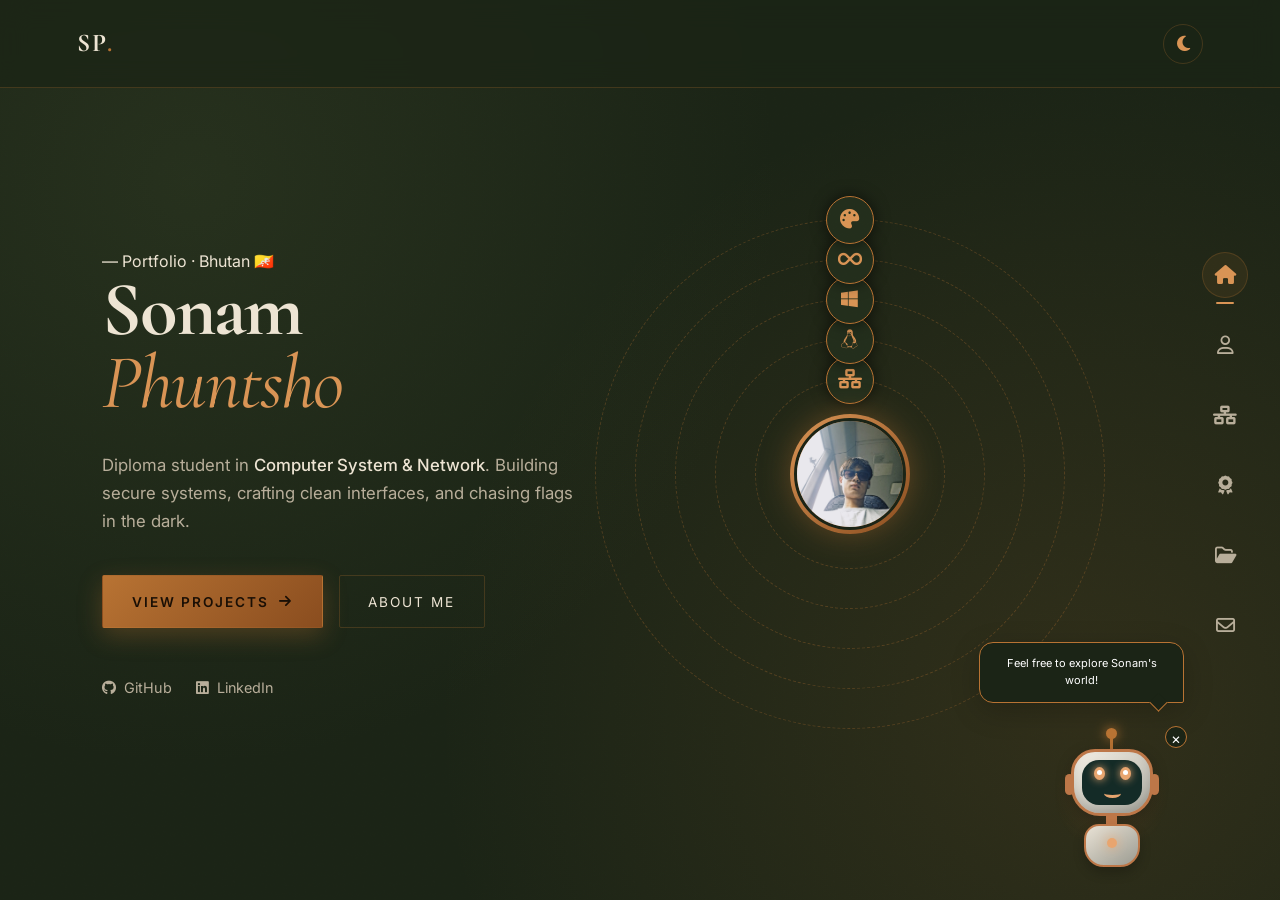
<file: index.html>
<!DOCTYPE html>
<html lang="en">

<head>
    <meta charset="UTF-8" />
    <meta name="viewport" content="width=device-width, initial-scale=1.0" />

    <title>Sonam Phuntsho — Portfolio</title>

    <meta name="description" content="The personal portfolio of Sonam Phuntsho, a Computer System and Network student interested in networking, system administration, and web development." />
    <meta name="author" content="Sonam Phuntsho" />
    <meta name="theme-color" content="#1b2416" />

    <!-- Load saved theme before rendering -->
    <script>
        (function () {
            try {
                if (localStorage.getItem("theme") === "dark") {
                    document.documentElement.classList.add("dark-mode");
                }
            } catch (error) {}
        })();
    </script>

    <!-- Google Fonts -->
    <link
        href="https://fonts.googleapis.com/css2?family=Cormorant+Garamond:ital,wght@0,400;0,600;0,700;1,400&family=Inter:wght@300;400;500;600&display=swap"
        rel="stylesheet"
    />

    <!-- Font Awesome -->
    <link
        href="https://cdnjs.cloudflare.com/ajax/libs/font-awesome/6.4.0/css/all.min.css"
        rel="stylesheet"
    />

    <!-- Main Stylesheet -->
    <link rel="stylesheet" href="style.css" />
</head>

<body data-page="home">

    <!-- Apply theme to body before visible content -->
    <script>
        if (document.documentElement.classList.contains("dark-mode")) {
            document.body.classList.add("dark-mode");
        }
    </script>

    <!-- Accessibility: Skip Navigation -->
    <a href="#main-content" class="skip-link">
        Skip to content
    </a>

    <!-- Custom Cursor -->
    <div class="cursor" aria-hidden="true"></div>
    <div class="cursor-ring" aria-hidden="true"></div>
    <div class="grain" aria-hidden="true"></div>

    <!-- =================================
         FIXED TOP HEADER
    ================================== -->

    <header class="nav">

        <a href="index.html" class="brand" aria-label="Sonam Phuntsho home">
            SP<span>.</span>
        </a>

        <button
            id="theme-toggle"
            class="theme-toggle"
            type="button"
            aria-label="Toggle dark mode"
            title="Toggle dark mode"
        >
            <i class="fas fa-moon" aria-hidden="true"></i>
        </button>

    </header>

    <!-- =================================
         COPPER ICON NAVIGATION
    ================================== -->

    <nav class="sidebar-nav" aria-label="Main navigation">

        <a
            href="index.html"
            class="nav-icon active"
            aria-label="Home"
            aria-current="page"
            data-label="Home"
        >
            <i class="fas fa-house" aria-hidden="true"></i>
        </a>

        <a
            href="about.html"
            class="nav-icon"
            aria-label="About"
            data-label="About"
        >
            <i class="far fa-user" aria-hidden="true"></i>
        </a>

        <a
            href="skills.html"
            class="nav-icon"
            aria-label="Skills"
            data-label="Skills"
        >
            <i class="fas fa-network-wired" aria-hidden="true"></i>
        </a>

        <a
            href="certificates.html"
            class="nav-icon"
            aria-label="Certificates"
            data-label="Certificates"
        >
            <i class="fas fa-award" aria-hidden="true"></i>
        </a>

        <a
            href="projects.html"
            class="nav-icon"
            aria-label="Projects"
            data-label="Projects"
        >
            <i class="far fa-folder-open" aria-hidden="true"></i>
        </a>

        <a
            href="contact.html"
            class="nav-icon"
            aria-label="Contact"
            data-label="Contact"
        >
            <i class="far fa-envelope" aria-hidden="true"></i>
        </a>

    </nav>

    <!-- =================================
         MAIN HERO SECTION
    ================================== -->

    <main class="page hero" id="main-content">

        <div class="hero-content">

            <p class="eyebrow">
                — Portfolio · Bhutan 🇧🇹
            </p>

            <h1 class="display">
                Sonam<br />
                <em>Phuntsho</em>
            </h1>

            <p class="lede">
                Diploma student in
                <strong>Computer System &amp; Network</strong>.

                Building secure systems, crafting clean interfaces,
                and chasing flags in the dark.
            </p>

            <!-- Hero Buttons -->
            <div class="hero-actions">

                <a href="projects.html" class="btn btn-copper">
                    View Projects
                    <i class="fas fa-arrow-right" aria-hidden="true"></i>
                </a>

                <a href="about.html" class="btn btn-ghost">
                    About Me
                </a>

            </div>

            <!-- Social Links -->
            <ul class="socials">

                <li>
                    <a
                        href="https://github.com/AnxietySP"
                        target="_blank"
                        rel="noopener noreferrer"
                        aria-label="Visit my GitHub profile"
                    >
                        <i class="fab fa-github" aria-hidden="true"></i>
                        GitHub
                    </a>
                </li>

                <li>
                    <a
                        href="https://www.linkedin.com/in/sonam-phuntsho-440aa4437/"
                        target="_blank"
                        rel="noopener noreferrer"
                        aria-label="Visit my LinkedIn profile"
                    >
                        <i class="fab fa-linkedin" aria-hidden="true"></i>
                        LinkedIn
                    </a>
                </li>

            </ul>

        </div>

        <!-- =================================
             HERO VISUAL — SOLAR SYSTEM
        ================================== -->

        <div class="hero-visual">

            <div class="solar-system">

                <!-- Profile Image -->
                <div class="center-profile">
                    <img
                        src="pictures/profile.jpeg"
                        alt="Portrait of Sonam Phuntsho"
                    />
                </div>

                <!-- Networking -->
                <div class="orbit orbit-1">
                    <div class="planet">
                        <i class="fas fa-network-wired" aria-hidden="true"></i>
                        <span class="tooltip tooltip-top">
                            Networking
                        </span>
                    </div>
                </div>

                <!-- Linux -->
                <div class="orbit orbit-2">
                    <div class="planet">
                        <i class="fab fa-linux" aria-hidden="true"></i>
                        <span class="tooltip tooltip-right">
                            Linux Admin
                        </span>
                    </div>
                </div>

                <!-- Windows Server -->
                <div class="orbit orbit-3">
                    <div class="planet">
                        <i class="fab fa-windows" aria-hidden="true"></i>
                        <span class="tooltip tooltip-bottom">
                            Windows Server
                        </span>
                    </div>
                </div>

                <!-- DevOps -->
                <div class="orbit orbit-4">
                    <div class="planet">
                        <i class="fas fa-infinity" aria-hidden="true"></i>
                        <span class="tooltip tooltip-left">
                            DevOps
                        </span>
                    </div>
                </div>

                <!-- Web Development -->
                <div class="orbit orbit-5">
                    <div class="planet">
                        <i class="fas fa-palette" aria-hidden="true"></i>
                        <span class="tooltip tooltip-top">
                            Web &amp; UI/UX
                        </span>
                    </div>
                </div>

            </div>

        </div>

    </main>

    <!-- Robot Assistant is automatically added by script.js -->

    <script src="script.js"></script>

</body>
</html>
</file>
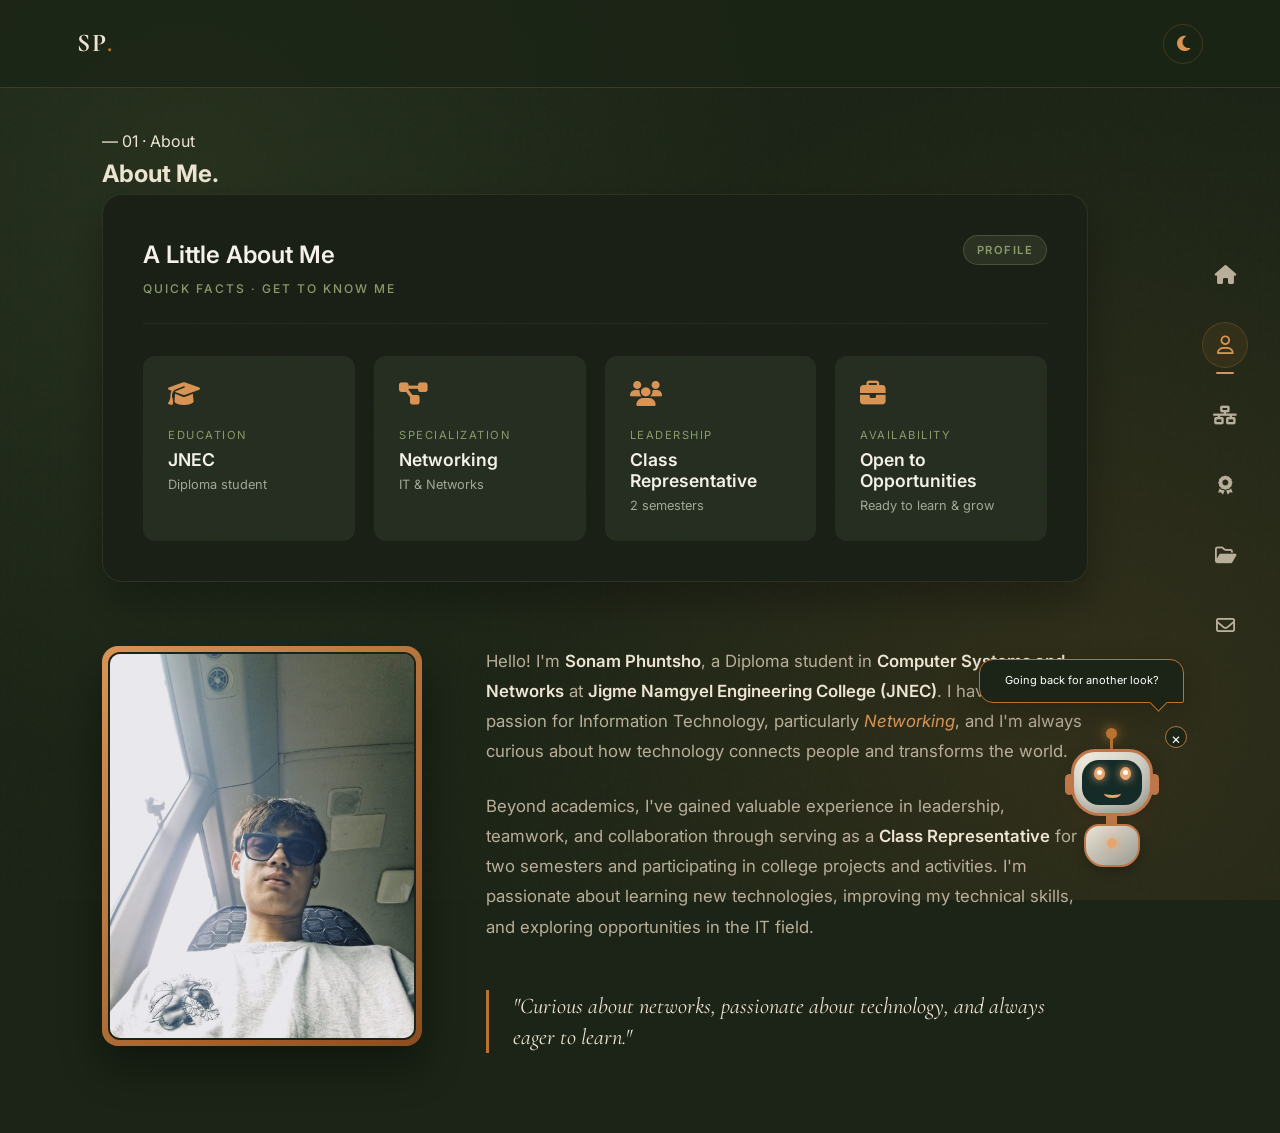
<file: about.html>
<!DOCTYPE html>
<html lang="en">
<head>
  <meta charset="UTF-8" />
  <meta name="viewport" content="width=device-width, initial-scale=1.0" />

  <meta
    name="description"
    content="Learn more about Sonam Phuntsho, a Computer Systems and Networks diploma student at Jigme Namgyel Engineering College."
  />

  <meta name="theme-color" content="#1b2416" />

  <title>About — Sonam Phuntsho</title>

  <!-- Stylesheets -->
  <link rel="stylesheet" href="style.css" />

  <!-- Google Fonts -->
  <link
    href="https://fonts.googleapis.com/css2?family=Cormorant+Garamond:ital,wght@0,400;0,600;0,700;1,400&family=Inter:wght@300;400;500;600&display=swap"
    rel="stylesheet"
  />

  <!-- Font Awesome -->
  <link
    href="https://cdnjs.cloudflare.com/ajax/libs/font-awesome/6.4.0/css/all.min.css"
    rel="stylesheet"
  />

  <!-- Apply saved theme before rendering -->
  <script>
    try {
      if (localStorage.getItem("theme") === "dark") {
        document.documentElement.classList.add("dark-mode");
      }
    } catch (error) {
      // Continue with the default theme if storage is unavailable.
    }
  </script>
</head>

<body data-page="about">

  <!-- Apply saved theme to body -->
  <script>
    if (document.documentElement.classList.contains("dark-mode")) {
      document.body.classList.add("dark-mode");
    }
  </script>

  <!-- Custom Cursor -->
  <div class="cursor"></div>
  <div class="cursor-ring"></div>

  <!-- Background Texture -->
  <div class="grain"></div>

  <!-- Fixed Top Header -->
  <header class="nav">

    <a href="index.html" class="brand" aria-label="Sonam Phuntsho home">
      SP<span>.</span>
    </a>

    <button
      id="theme-toggle"
      class="theme-toggle"
      type="button"
      aria-label="Switch to dark mode"
      aria-pressed="false"
    >
      <i class="fas fa-moon" aria-hidden="true"></i>
    </button>

  </header>


  <!-- Icon Navigation Sidebar -->
  <nav class="sidebar-nav" aria-label="Main navigation">

    <a
      href="index.html"
      class="nav-icon"
      aria-label="Home"
      data-label="Home"
    >
      <i class="fas fa-house" aria-hidden="true"></i>
    </a>

    <a
      href="about.html"
      class="nav-icon active"
      aria-label="About"
      aria-current="page"
      data-label="About"
    >
      <i class="far fa-user" aria-hidden="true"></i>
    </a>

    <a
      href="skills.html"
      class="nav-icon"
      aria-label="Skills"
      data-label="Skills"
    >
      <i class="fas fa-network-wired" aria-hidden="true"></i>
    </a>

    <a
      href="certificates.html"
      class="nav-icon"
      aria-label="Certificates"
      data-label="Certificates"
    >
      <i class="fas fa-award" aria-hidden="true"></i>
    </a>

    <a
      href="projects.html"
      class="nav-icon"
      aria-label="Projects"
      data-label="Projects"
    >
      <i class="far fa-folder-open" aria-hidden="true"></i>
    </a>

    <a
      href="contact.html"
      class="nav-icon"
      aria-label="Contact"
      data-label="Contact"
    >
      <i class="far fa-envelope" aria-hidden="true"></i>
    </a>

  </nav>


  <!-- Main Content -->
  <main class="page">

    <p class="eyebrow">— 01 · About</p>

    <h2 class="page-title">About Me.</h2>


    <div class="about-layout-top">


      <!-- =====================================
           MODERN QUICK FACTS
      ====================================== -->

      <section class="modern-quick-facts">

        <div class="mqf-header">

          <div>
            <h3>A Little About Me</h3>
            <p>QUICK FACTS · GET TO KNOW ME</p>
          </div>

          <span class="mqf-badge">PROFILE</span>

        </div>


        <div class="mqf-grid">


          <!-- Education -->
          <article class="mqf-card">

            <i class="fas fa-graduation-cap" aria-hidden="true"></i>

            <span class="mqf-label">EDUCATION</span>

            <h4 class="mqf-value">JNEC</h4>

            <p class="mqf-desc">Diploma student</p>

          </article>


          <!-- Specialization -->
          <article class="mqf-card">

            <i class="fas fa-project-diagram" aria-hidden="true"></i>

            <span class="mqf-label">SPECIALIZATION</span>

            <h4 class="mqf-value">Networking</h4>

            <p class="mqf-desc">IT & Networks</p>

          </article>


          <!-- Leadership -->
          <article class="mqf-card">

            <i class="fas fa-users" aria-hidden="true"></i>

            <span class="mqf-label">LEADERSHIP</span>

            <h4 class="mqf-value">Class Representative</h4>

            <p class="mqf-desc">2 semesters</p>

          </article>


          <!-- Availability -->
          <article class="mqf-card">

            <i class="fas fa-briefcase" aria-hidden="true"></i>

            <span class="mqf-label">AVAILABILITY</span>

            <h4 class="mqf-value">Open to Opportunities</h4>

            <p class="mqf-desc">Ready to learn & grow</p>

          </article>


        </div>

      </section>


      <!-- =====================================
           PROFILE PHOTO & INTRODUCTION
      ====================================== -->

      <section class="about-split">


        <!-- Profile Photo -->
        <div class="about-photo-col">

          <div class="about-photo">

            <img
              src="pictures/profile.jpeg"
              alt="Portrait of Sonam Phuntsho"
              loading="lazy"
            />

          </div>

        </div>


        <!-- Introduction -->
        <div class="about-text-col">

          <p>
            Hello! I'm <strong>Sonam Phuntsho</strong>, a Diploma student in
            <strong>Computer Systems and Networks</strong> at
            <strong>Jigme Namgyel Engineering College (JNEC)</strong>.
            I have a strong passion for Information Technology,
            particularly <em>Networking</em>, and I'm always curious
            about how technology connects people and transforms the world.
          </p>


          <p>
            Beyond academics, I've gained valuable experience in
            leadership, teamwork, and collaboration through serving as a
            <strong>Class Representative</strong> for two semesters
            and participating in college projects and activities.
            I'm passionate about learning new technologies, improving
            my technical skills, and exploring opportunities in the IT field.
          </p>


          <!-- Personal Quote -->
          <blockquote class="about-quote">
            "Curious about networks, passionate about technology,
            and always eager to learn."
          </blockquote>

        </div>

      </section>


    </div>

  </main>


  <!-- JavaScript -->
  <script src="script.js" defer></script>

</body>
</html>
</file>
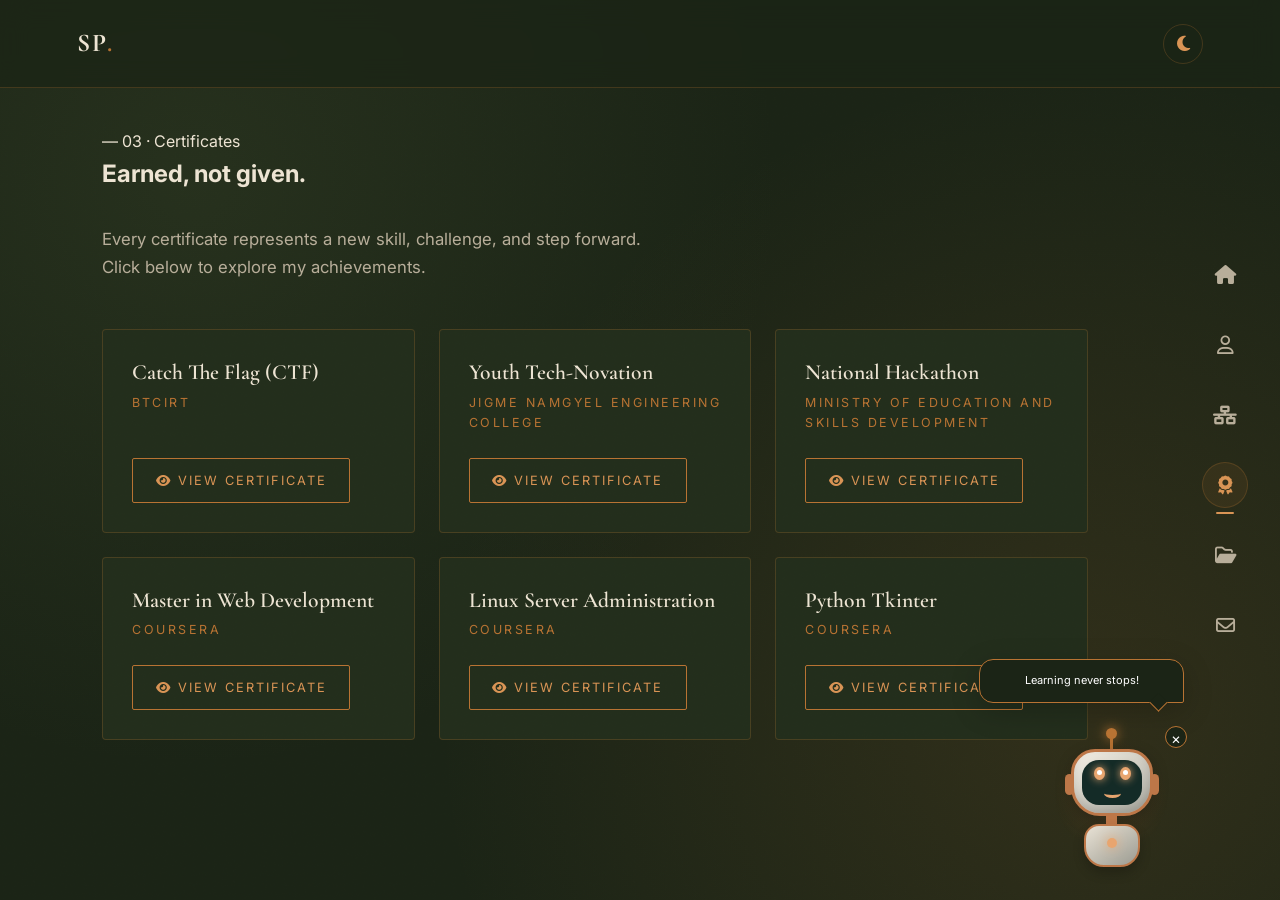
<file: certificates.html>
<!DOCTYPE html>
<html lang="en">
<head>
  <meta charset="UTF-8" />
  <meta name="viewport" content="width=device-width, initial-scale=1.0" />

  <meta
    name="description"
    content="Explore the certificates and achievements earned by Sonam Phuntsho in cybersecurity, hackathons, web development, Linux administration and Python."
  />

  <meta name="theme-color" content="#1b2416" />

  <title>Certificates — Sonam Phuntsho</title>

  <!-- Stylesheets -->
  <link rel="stylesheet" href="style.css" />

  <!-- Google Fonts -->
  <link
    href="https://fonts.googleapis.com/css2?family=Cormorant+Garamond:ital,wght@0,400;0,600;0,700;1,400&family=Inter:wght@300;400;500;600&display=swap"
    rel="stylesheet"
  />

  <!-- Font Awesome -->
  <link
    href="https://cdnjs.cloudflare.com/ajax/libs/font-awesome/6.4.0/css/all.min.css"
    rel="stylesheet"
  />

  <!-- Apply saved theme before page content -->
  <script>
    try {
      if (localStorage.getItem("theme") === "dark") {
        document.documentElement.classList.add("dark-mode");
      }
    } catch (error) {
      // Continue with default theme.
    }
  </script>
</head>

<body data-page="certificates">

  <!-- Apply saved theme to body -->
  <script>
    if (document.documentElement.classList.contains("dark-mode")) {
      document.body.classList.add("dark-mode");
    }
  </script>


  <!-- Custom Cursor -->
  <div class="cursor"></div>
  <div class="cursor-ring"></div>

  <!-- Background Texture -->
  <div class="grain"></div>


  <!-- =====================================
       FIXED HEADER
  ====================================== -->

  <header class="nav">

    <a
      href="index.html"
      class="brand"
      aria-label="Sonam Phuntsho home"
    >
      SP<span>.</span>
    </a>

    <button
      id="theme-toggle"
      class="theme-toggle"
      type="button"
      aria-label="Switch to dark mode"
      aria-pressed="false"
    >
      <i class="fas fa-moon" aria-hidden="true"></i>
    </button>

  </header>


  <!-- =====================================
       ICON NAVIGATION
  ====================================== -->

  <nav class="sidebar-nav" aria-label="Main navigation">

    <a
      href="index.html"
      class="nav-icon"
      aria-label="Home"
      data-label="Home"
    >
      <i class="fas fa-house" aria-hidden="true"></i>
    </a>

    <a
      href="about.html"
      class="nav-icon"
      aria-label="About"
      data-label="About"
    >
      <i class="far fa-user" aria-hidden="true"></i>
    </a>

    <a
      href="skills.html"
      class="nav-icon"
      aria-label="Skills"
      data-label="Skills"
    >
      <i class="fas fa-network-wired" aria-hidden="true"></i>
    </a>

    <a
      href="certificates.html"
      class="nav-icon active"
      aria-label="Certificates"
      aria-current="page"
      data-label="Certificates"
    >
      <i class="fas fa-award" aria-hidden="true"></i>
    </a>

    <a
      href="projects.html"
      class="nav-icon"
      aria-label="Projects"
      data-label="Projects"
    >
      <i class="far fa-folder-open" aria-hidden="true"></i>
    </a>

    <a
      href="contact.html"
      class="nav-icon"
      aria-label="Contact"
      data-label="Contact"
    >
      <i class="far fa-envelope" aria-hidden="true"></i>
    </a>

  </nav>


  <!-- =====================================
       MAIN CONTENT
  ====================================== -->

  <main class="page">

    <p class="eyebrow">— 03 · Certificates</p>

    <h2 class="page-title">Earned, not given.</h2>

    <p class="lede" style="margin-bottom: 3rem;">
      Every certificate represents a new skill, challenge,
      and step forward. Click below to explore my achievements.
    </p>


    <!-- =====================================
         CERTIFICATE GRID
    ====================================== -->

    <section class="cert-grid" aria-label="My certificates">


      <!-- CTF -->
      <article class="cert">

        <h3>Catch The Flag (CTF)</h3>

        <p>BtCIRT</p>

        <button
          class="view-btn"
          type="button"
          data-img="pictures/BtCIRT.jpeg"
          aria-label="View Catch The Flag certificate"
        >
          <i class="fas fa-eye" aria-hidden="true"></i>
          View Certificate
        </button>

      </article>


      <!-- Youth Tech-Novation -->
      <article class="cert">

        <h3>Youth Tech-Novation</h3>

        <p>Jigme Namgyel Engineering College</p>

        <button
          class="view-btn"
          type="button"
          data-img="pictures/College_Hackathon.jpeg"
          aria-label="View Youth Tech-Novation certificate"
        >
          <i class="fas fa-eye" aria-hidden="true"></i>
          View Certificate
        </button>

      </article>


      <!-- National Hackathon -->
      <article class="cert">

        <h3>National Hackathon</h3>

        <p>Ministry of Education and Skills Development</p>

        <button
          class="view-btn"
          type="button"
          data-img="pictures/National_Hackathon.jpeg"
          aria-label="View National Hackathon certificate"
        >
          <i class="fas fa-eye" aria-hidden="true"></i>
          View Certificate
        </button>

      </article>


      <!-- Web Development -->
      <article class="cert">

        <h3>Master in Web Development</h3>

        <p>Coursera</p>

        <button
          class="view-btn"
          type="button"
          data-img="pictures/Master_Full_Stack_Web_Development.png"
          aria-label="View Web Development certificate"
        >
          <i class="fas fa-eye" aria-hidden="true"></i>
          View Certificate
        </button>

      </article>


      <!-- Linux -->
      <article class="cert">

        <h3>Linux Server Administration</h3>

        <p>Coursera</p>

        <button
          class="view-btn"
          type="button"
          data-img="pictures/Linux_Server_Admin.png"
          aria-label="View Linux Server Administration certificate"
        >
          <i class="fas fa-eye" aria-hidden="true"></i>
          View Certificate
        </button>

      </article>


      <!-- Python Tkinter -->
      <article class="cert">

        <h3>Python Tkinter</h3>

        <p>Coursera</p>

        <button
          class="view-btn"
          type="button"
          data-img="pictures/Python_Tkinter.png"
          aria-label="View Python Tkinter certificate"
        >
          <i class="fas fa-eye" aria-hidden="true"></i>
          View Certificate
        </button>

      </article>


    </section>

  </main>


  <!-- =====================================
       CERTIFICATE MODAL
  ====================================== -->

  <div
    id="certificateModal"
    class="modal"
    role="dialog"
    aria-modal="true"
    aria-label="Certificate preview"
    aria-hidden="true"
  >

    <button
      class="close-modal"
      type="button"
      aria-label="Close certificate preview"
    >
      &times;
    </button>

    <img
      class="modal-content"
      id="fullCertificateImg"
      alt="Full certificate preview"
    />

  </div>


  <!-- JavaScript -->
  <script src="script.js" defer></script>

</body>
</html>
</file>
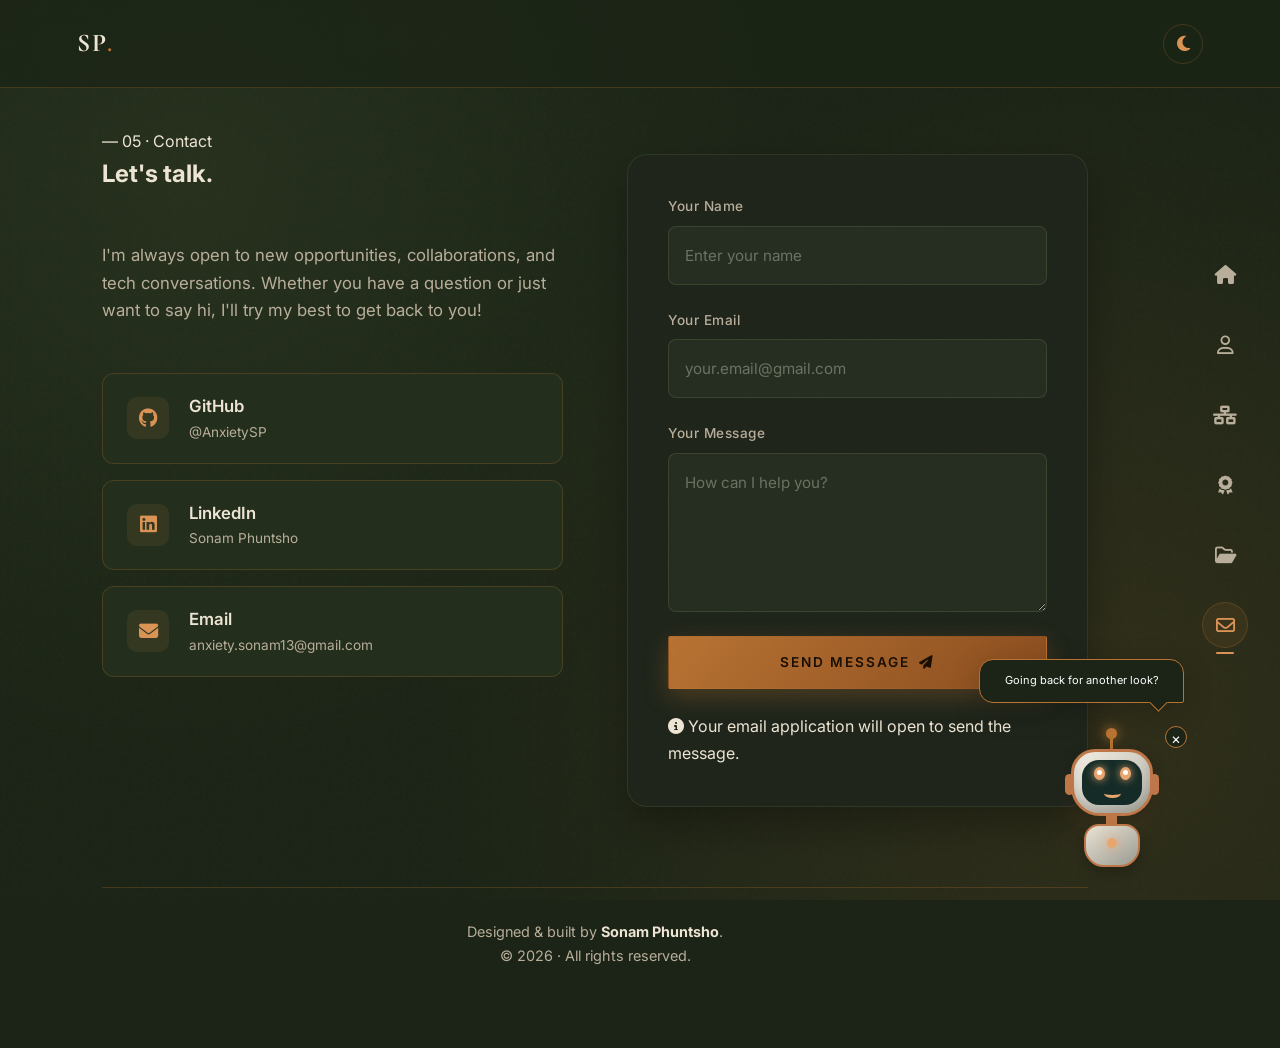
<file: contact.html>
<!DOCTYPE html>
<html lang="en">
<head>
  <meta charset="UTF-8" />
  <meta name="viewport" content="width=device-width, initial-scale=1.0" />

  <meta
    name="description"
    content="Get in touch with Sonam Phuntsho for IT opportunities, collaborations, networking discussions and projects."
  />

  <meta name="theme-color" content="#1b2416" />

  <title>Contact — Sonam Phuntsho</title>

  <!-- Stylesheets -->
  <link rel="stylesheet" href="style.css" />

  <!-- Google Fonts -->
  <link
    href="https://fonts.googleapis.com/css2?family=Cormorant+Garamond:ital,wght@0,400;0,600;0,700;1,400&family=Inter:wght@300;400;500;600&display=swap"
    rel="stylesheet"
  />

  <!-- Font Awesome -->
  <link
    href="https://cdnjs.cloudflare.com/ajax/libs/font-awesome/6.4.0/css/all.min.css"
    rel="stylesheet"
  />

  <!-- Apply saved theme before rendering -->
  <script>
    try {
      if (localStorage.getItem("theme") === "dark") {
        document.documentElement.classList.add("dark-mode");
      }
    } catch (error) {
      // Continue with the default theme if storage is unavailable.
    }
  </script>
</head>

<body data-page="contact">

  <!-- Apply saved theme to body -->
  <script>
    if (document.documentElement.classList.contains("dark-mode")) {
      document.body.classList.add("dark-mode");
    }
  </script>


  <!-- Custom Cursor -->
  <div class="cursor"></div>
  <div class="cursor-ring"></div>

  <!-- Background Texture -->
  <div class="grain"></div>


  <!-- =====================================
       FIXED HEADER
  ====================================== -->

  <header class="nav">

    <a
      href="index.html"
      class="brand"
      aria-label="Sonam Phuntsho home"
    >
      SP<span>.</span>
    </a>

    <button
      id="theme-toggle"
      class="theme-toggle"
      type="button"
      aria-label="Switch to dark mode"
      aria-pressed="false"
    >
      <i class="fas fa-moon" aria-hidden="true"></i>
    </button>

  </header>


  <!-- =====================================
       ICON NAVIGATION
  ====================================== -->

  <nav class="sidebar-nav" aria-label="Main navigation">

    <a
      href="index.html"
      class="nav-icon"
      aria-label="Home"
      data-label="Home"
    >
      <i class="fas fa-house" aria-hidden="true"></i>
    </a>

    <a
      href="about.html"
      class="nav-icon"
      aria-label="About"
      data-label="About"
    >
      <i class="far fa-user" aria-hidden="true"></i>
    </a>

    <a
      href="skills.html"
      class="nav-icon"
      aria-label="Skills"
      data-label="Skills"
    >
      <i class="fas fa-network-wired" aria-hidden="true"></i>
    </a>

    <a
      href="certificates.html"
      class="nav-icon"
      aria-label="Certificates"
      data-label="Certificates"
    >
      <i class="fas fa-award" aria-hidden="true"></i>
    </a>

    <a
      href="projects.html"
      class="nav-icon"
      aria-label="Projects"
      data-label="Projects"
    >
      <i class="far fa-folder-open" aria-hidden="true"></i>
    </a>

    <a
      href="contact.html"
      class="nav-icon active"
      aria-label="Contact"
      aria-current="page"
      data-label="Contact"
    >
      <i class="far fa-envelope" aria-hidden="true"></i>
    </a>

  </nav>


  <!-- =====================================
       MAIN CONTENT
  ====================================== -->

  <main class="page">

    <p class="eyebrow">— 05 · Contact</p>


    <div class="contact-layout">


      <!-- =====================================
           LEFT COLUMN: INTRO & SOCIALS
      ====================================== -->

      <section class="contact-info">

        <h2 class="page-title" style="margin-bottom: 1rem;">
          Let's talk.
        </h2>

        <p class="lede" style="margin-bottom: 3rem;">
          I'm always open to new opportunities, collaborations,
          and tech conversations. Whether you have a question
          or just want to say hi, I'll try my best to get back to you!
        </p>


        <!-- Social Links -->
        <div class="contact-socials">


          <!-- GitHub -->
          <a
            href="https://github.com/AnxietySP"
            target="_blank"
            rel="noopener noreferrer"
            class="social-row"
            aria-label="Visit Sonam's GitHub profile"
          >

            <div class="social-icon">
              <i class="fab fa-github" aria-hidden="true"></i>
            </div>

            <div class="social-text">
              <strong>GitHub</strong>
              <span>@AnxietySP</span>
            </div>

            <i
              class="fas fa-arrow-right social-arrow"
              aria-hidden="true"
            ></i>

          </a>


          <!-- LinkedIn -->
          <a
            href="https://www.linkedin.com/in/sonam-phuntsho-440aa4437/"
            target="_blank"
            rel="noopener noreferrer"
            class="social-row"
            aria-label="Visit Sonam's LinkedIn profile"
          >

            <div class="social-icon">
              <i class="fab fa-linkedin" aria-hidden="true"></i>
            </div>

            <div class="social-text">
              <strong>LinkedIn</strong>
              <span>Sonam Phuntsho</span>
            </div>

            <i
              class="fas fa-arrow-right social-arrow"
              aria-hidden="true"
            ></i>

          </a>


          <!-- Email -->
          <a
            href="mailto:anxiety.sonam13@gmail.com"
            class="social-row"
            aria-label="Send Sonam an email"
          >

            <div class="social-icon">
              <i class="fas fa-envelope" aria-hidden="true"></i>
            </div>

            <div class="social-text">
              <strong>Email</strong>
              <span>anxiety.sonam13@gmail.com</span>
            </div>

            <i
              class="fas fa-arrow-right social-arrow"
              aria-hidden="true"
            ></i>

          </a>


        </div>

      </section>


      <!-- =====================================
           RIGHT COLUMN: CONTACT FORM
      ====================================== -->

      <section class="contact-form-container">

        <form
          action="mailto:anxiety.sonam13@gmail.com"
          method="POST"
          enctype="text/plain"
          class="contact-form"
        >

          <div class="input-group">

            <label for="name">Your Name</label>

            <input
              type="text"
              id="name"
              name="Name"
              placeholder="Enter your name"
              autocomplete="name"
              required
            />

          </div>


          <div class="input-group">

            <label for="email">Your Email</label>

            <input
              type="email"
              id="email"
              name="Email"
              placeholder="your.email@gmail.com"
              autocomplete="email"
              required
            />

          </div>


          <div class="input-group">

            <label for="message">Your Message</label>

            <textarea
              id="message"
              name="Message"
              rows="5"
              placeholder="How can I help you?"
              required
            ></textarea>

          </div>


          <button
            type="submit"
            class="btn btn-copper"
            style="width: 100%; justify-content: center;"
          >
            Send Message
            <i class="fas fa-paper-plane" aria-hidden="true"></i>
          </button>

          <p class="form-note">
            <i class="fas fa-info-circle" aria-hidden="true"></i>
            Your email application will open to send the message.
          </p>

        </form>

      </section>


    </div>


    <!-- =====================================
         FOOTER
    ====================================== -->

    <footer class="site-footer">

      <p>
        Designed & built by
        <strong>Sonam Phuntsho</strong>.
      </p>

      <p class="footer-note">
        © <span id="current-year"></span> · All rights reserved.
      </p>

    </footer>

  </main>


  <!-- JavaScript -->
  <script src="script.js" defer></script>

  <script>
    document.getElementById('current-year').textContent =
      new Date().getFullYear();
  </script>

</body>
</html>
</file>
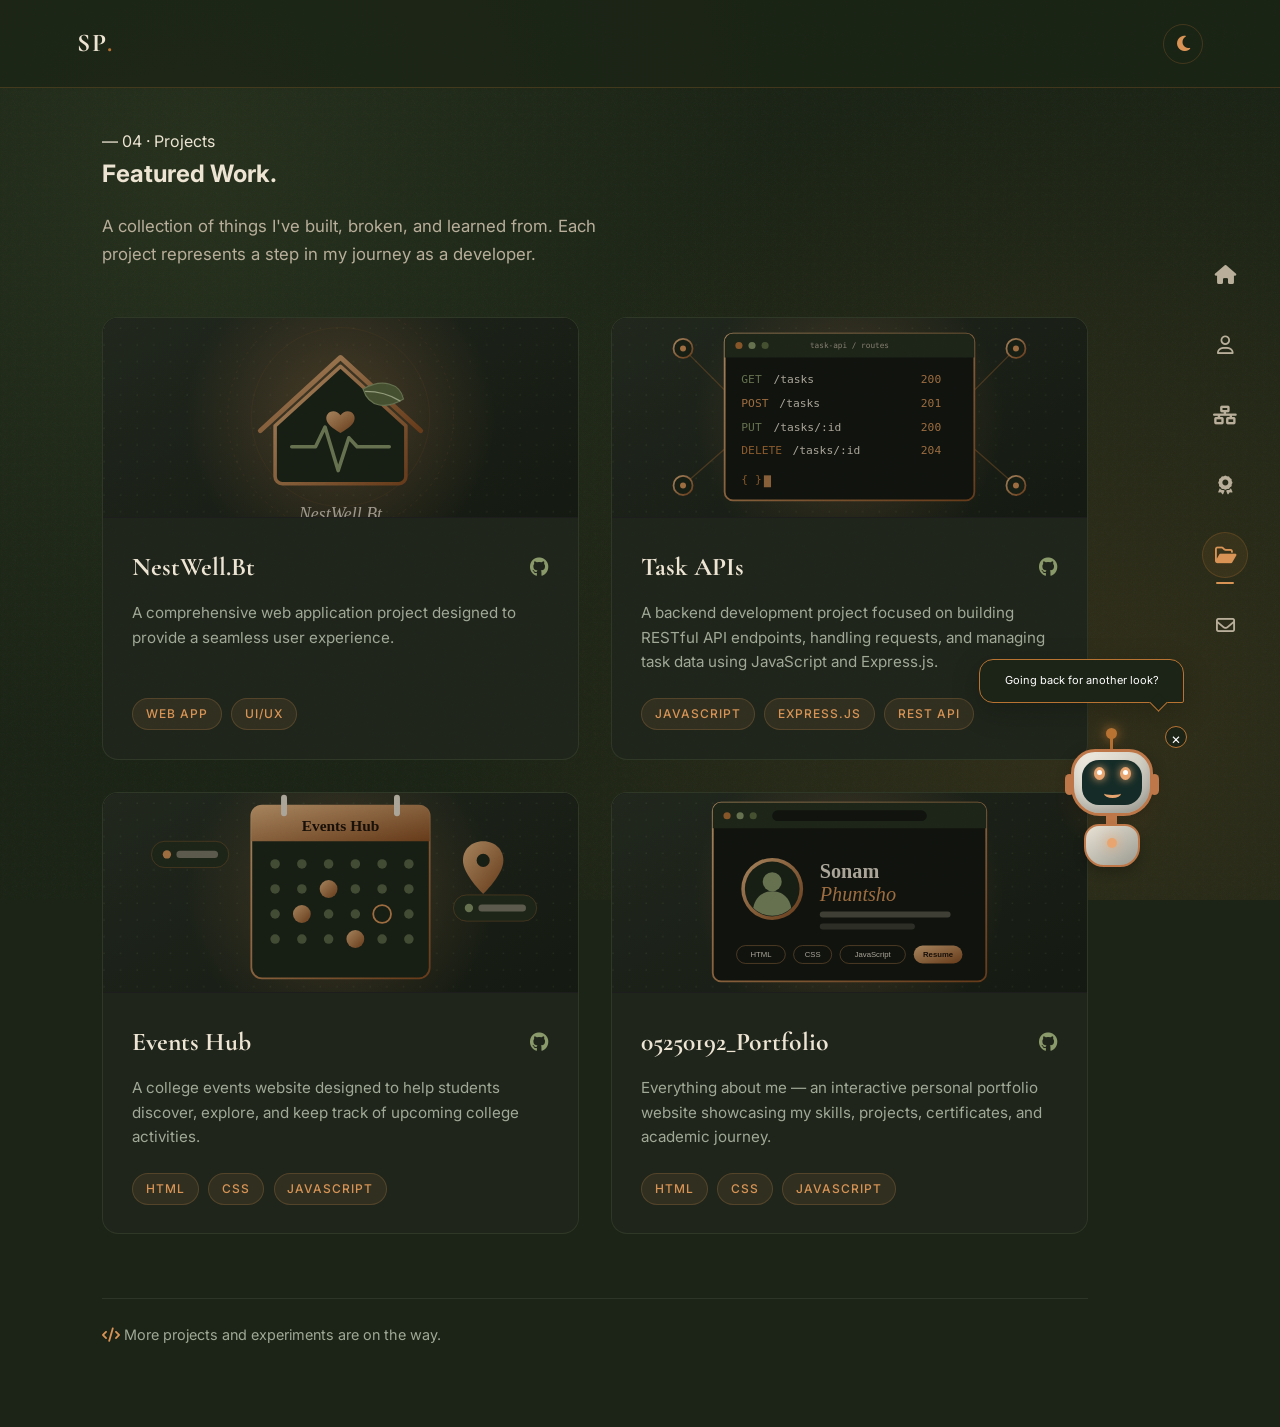
<file: projects.html>
<!DOCTYPE html>
<html lang="en">
<head>
  <meta charset="UTF-8" />
  <meta name="viewport" content="width=device-width, initial-scale=1.0" />

  <meta name="description" content="Explore projects developed by Sonam Phuntsho, a Computer System and Network student at JNEC." />
  <meta name="theme-color" content="#1b2416" />

  <title>Projects — Sonam Phuntsho</title>

  <link rel="stylesheet" href="style.css" />

  <link href="https://fonts.googleapis.com/css2?family=Cormorant+Garamond:ital,wght@0,400;0,600;0,700;1,400&family=Inter:wght@300;400;500;600&display=swap" rel="stylesheet" />

  <link href="https://cdnjs.cloudflare.com/ajax/libs/font-awesome/6.4.0/css/all.min.css" rel="stylesheet" />

  <!-- Apply saved theme before rendering -->
  <script>
    try {
      if (localStorage.getItem("theme") === "dark") {
        document.documentElement.classList.add("dark-mode");
      }
    } catch (error) {
      // Continue with the default theme if storage is unavailable.
    }
  </script>
</head>

<body data-page="projects">

  <!-- Apply saved theme -->
  <script>
    if (document.documentElement.classList.contains("dark-mode")) {
      document.body.classList.add("dark-mode");
    }
  </script>

  <!-- Custom cursor and background -->
  <div class="cursor"></div>
  <div class="cursor-ring"></div>
  <div class="grain"></div>

  <!-- Header -->
  <header class="nav">
    <a href="index.html" class="brand" aria-label="Sonam Phuntsho Home">
      SP<span>.</span>
    </a>

    <button
      id="theme-toggle"
      class="theme-toggle"
      type="button"
      aria-label="Toggle dark mode"
      title="Toggle theme"
    >
      <i class="fas fa-moon" aria-hidden="true"></i>
    </button>
  </header>

  <!-- Navigation Sidebar -->
  <nav class="sidebar-nav" aria-label="Main navigation">

    <a href="index.html"
       class="nav-icon"
       aria-label="Home"
       data-label="Home">
      <i class="fas fa-house" aria-hidden="true"></i>
    </a>

    <a href="about.html"
       class="nav-icon"
       aria-label="About"
       data-label="About">
      <i class="far fa-user" aria-hidden="true"></i>
    </a>

    <a href="skills.html"
       class="nav-icon"
       aria-label="Skills"
       data-label="Skills">
      <i class="fas fa-network-wired" aria-hidden="true"></i>
    </a>

    <a href="certificates.html"
       class="nav-icon"
       aria-label="Certificates"
       data-label="Certificates">
      <i class="fas fa-award" aria-hidden="true"></i>
    </a>

    <a href="projects.html"
       class="nav-icon active"
       aria-label="Projects"
       aria-current="page"
       data-label="Projects">
      <i class="far fa-folder-open" aria-hidden="true"></i>
    </a>

    <a href="contact.html"
       class="nav-icon"
       aria-label="Contact"
       data-label="Contact">
      <i class="far fa-envelope" aria-hidden="true"></i>
    </a>

  </nav>

  <!-- Main Content -->
  <main class="page">

    <p class="eyebrow">— 04 · Projects</p>

    <h2 class="page-title">Featured Work.</h2>

    <p class="lede" style="margin-bottom: 3rem; margin-top: 1.2rem;">
      A collection of things I've built, broken, and learned from.
      Each project represents a step in my journey as a developer.
    </p>

    <div class="projects-grid">

      <!-- 1. NestWell.Bt -->
      <a
        href="https://github.com/AnxietySP/NestWell.Bt"
        target="_blank"
        rel="noopener noreferrer"
        class="project-card"
        aria-label="Explore NestWell.Bt on GitHub"
      >

        <div class="project-image">
          <img
            src="pictures/NestWell.svg"
            alt="NestWell.Bt project cover"
            loading="lazy"
          />
        </div>

        <div class="project-content">

          <div class="project-header">
            <h3>NestWell.Bt</h3>
            <i class="fab fa-github" aria-hidden="true"></i>
          </div>

          <p class="project-desc">
            A comprehensive web application project designed to provide
            a seamless user experience.
          </p>

          <div class="project-tech">
            <span>Web App</span>
            <span>UI/UX</span>
          </div>

        </div>
      </a>

      <!-- 2. Task APIs -->
      <a
        href="https://github.com/AnxietySP/Task-APIs"
        target="_blank"
        rel="noopener noreferrer"
        class="project-card"
        aria-label="Explore Task APIs on GitHub"
      >

        <div class="project-image">
          <img
            src="pictures/TaskAPI.svg"
            alt="Task API project cover showing API routes"
            loading="lazy"
          />
        </div>

        <div class="project-content">

          <div class="project-header">
            <h3>Task APIs</h3>
            <i class="fab fa-github" aria-hidden="true"></i>
          </div>

          <p class="project-desc">
            A backend development project focused on building RESTful
            API endpoints, handling requests, and managing task data
            using JavaScript and Express.js.
          </p>

          <div class="project-tech">
            <span>JavaScript</span>
            <span>Express.js</span>
            <span>REST API</span>
          </div>

        </div>
      </a>

      <!-- 3. Events Hub -->
      <a
        href="https://github.com/AnxietySP/events_hub"
        target="_blank"
        rel="noopener noreferrer"
        class="project-card"
        aria-label="Explore Events Hub on GitHub"
      >

        <div class="project-image">
          <img
            src="pictures/EventsHub.svg"
            alt="Events Hub project cover"
            loading="lazy"
          />
        </div>

        <div class="project-content">

          <div class="project-header">
            <h3>Events Hub</h3>
            <i class="fab fa-github" aria-hidden="true"></i>
          </div>

          <p class="project-desc">
            A college events website designed to help students discover,
            explore, and keep track of upcoming college activities.
          </p>

          <div class="project-tech">
            <span>HTML</span>
            <span>CSS</span>
            <span>JavaScript</span>
          </div>

        </div>
      </a>

      <!-- 4. 05250192_Portfolio -->
      <a
        href="https://github.com/AnxietySP/05250192_Portfolio"
        target="_blank"
        rel="noopener noreferrer"
        class="project-card"
        aria-label="Explore 05250192_Portfolio on GitHub"
      >

        <div class="project-image">
          <img
            src="pictures/Portfolio.svg"
            alt="05250192_Portfolio project cover"
            loading="lazy"
          />
        </div>

        <div class="project-content">

          <div class="project-header">
            <h3>05250192_Portfolio</h3>
            <i class="fab fa-github" aria-hidden="true"></i>
          </div>

          <p class="project-desc">
            Everything about me — an interactive personal portfolio
            website showcasing my skills, projects, certificates,
            and academic journey.
          </p>

          <div class="project-tech">
            <span>HTML</span>
            <span>CSS</span>
            <span>JavaScript</span>
          </div>

        </div>
      </a>

    </div>

    <!-- Closing Note -->
    <div class="skills-footer" style="margin-top: 4rem;">
      <p>
        <i class="fas fa-code" aria-hidden="true"></i>
        More projects and experiments are on the way.
      </p>
    </div>

  </main>

  <!-- Shared JavaScript -->
  <script src="script.js" defer></script>

</body>
</html>
</file>
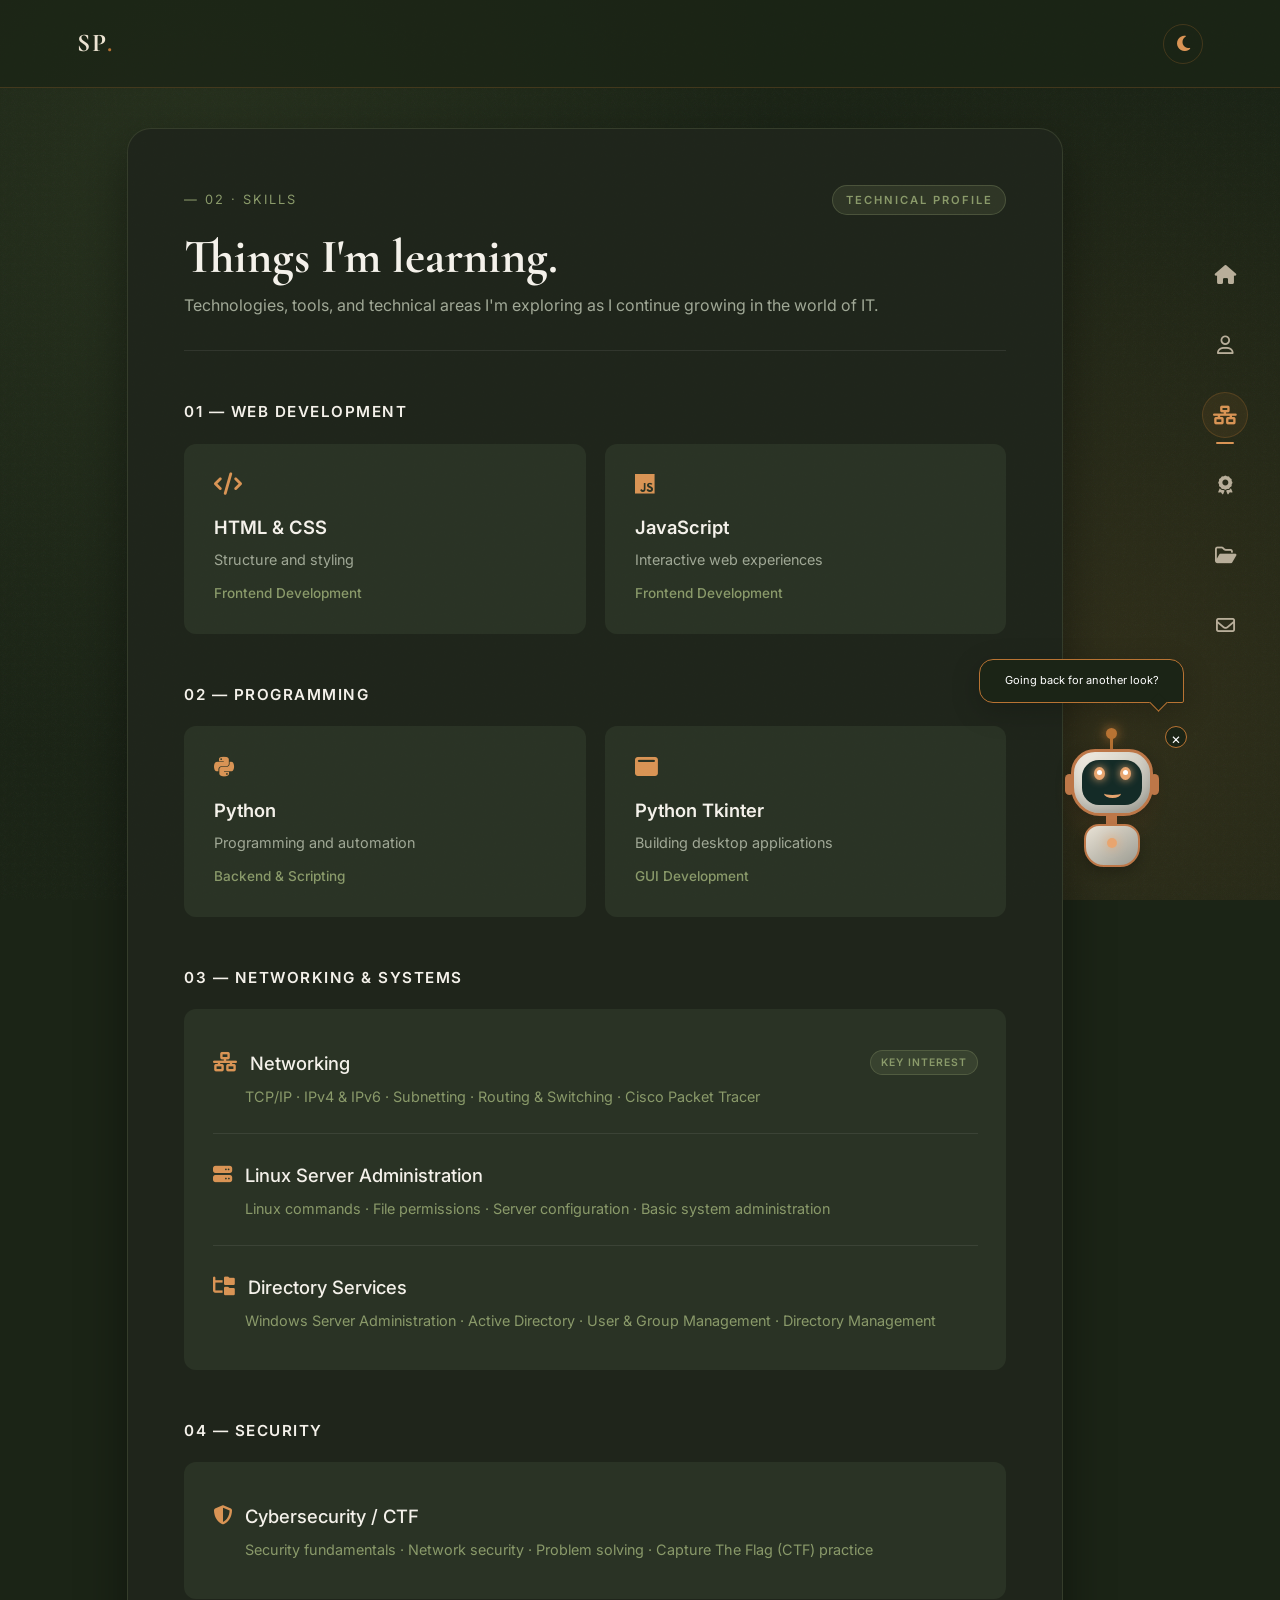
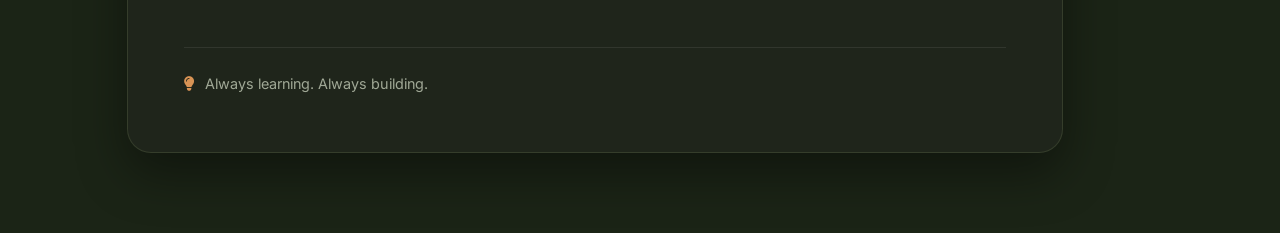
<file: skills.html>
<!DOCTYPE html>
<html lang="en">
<head>
  <meta charset="UTF-8" />
  <meta name="viewport" content="width=device-width, initial-scale=1.0" />

  <meta name="description" content="Explore the technical skills of Sonam Phuntsho, including web development, Python, networking, server administration, and cybersecurity." />
  <meta name="theme-color" content="#1b2416" />

  <title>Skills — Sonam Phuntsho</title>

  <link rel="stylesheet" href="style.css" />

  <link href="https://fonts.googleapis.com/css2?family=Cormorant+Garamond:ital,wght@0,400;0,600;0,700;1,400&family=Inter:wght@300;400;500;600&display=swap" rel="stylesheet" />

  <link href="https://cdnjs.cloudflare.com/ajax/libs/font-awesome/6.4.0/css/all.min.css" rel="stylesheet" />

  <!-- Apply saved theme before rendering -->
  <script>
    try {
      if (localStorage.getItem("theme") === "dark") {
        document.documentElement.classList.add("dark-mode");
      }
    } catch (error) {
      // Continue with the default theme if storage is unavailable.
    }
  </script>
</head>

<body data-page="skills">

  <!-- Apply saved theme -->
  <script>
    if (document.documentElement.classList.contains("dark-mode")) {
      document.body.classList.add("dark-mode");
    }
  </script>

  <!-- Custom cursor and background -->
  <div class="cursor"></div>
  <div class="cursor-ring"></div>
  <div class="grain"></div>

  <!-- Header -->
  <header class="nav">
    <a href="index.html" class="brand" aria-label="Sonam Phuntsho Home">
      SP<span>.</span>
    </a>

    <button
      id="theme-toggle"
      class="theme-toggle"
      type="button"
      aria-label="Toggle dark mode"
      title="Toggle theme"
    >
      <i class="fas fa-moon" aria-hidden="true"></i>
    </button>
  </header>

  <!-- Navigation Sidebar -->
  <nav class="sidebar-nav" aria-label="Main navigation">

    <a href="index.html"
       class="nav-icon"
       aria-label="Home"
       data-label="Home">
      <i class="fas fa-house" aria-hidden="true"></i>
    </a>

    <a href="about.html"
       class="nav-icon"
       aria-label="About"
       data-label="About">
      <i class="far fa-user" aria-hidden="true"></i>
    </a>

    <a href="skills.html"
       class="nav-icon active"
       aria-label="Skills"
       aria-current="page"
       data-label="Skills">
      <i class="fas fa-network-wired" aria-hidden="true"></i>
    </a>

    <a href="certificates.html"
       class="nav-icon"
       aria-label="Certificates"
       data-label="Certificates">
      <i class="fas fa-award" aria-hidden="true"></i>
    </a>

    <a href="projects.html"
       class="nav-icon"
       aria-label="Projects"
       data-label="Projects">
      <i class="far fa-folder-open" aria-hidden="true"></i>
    </a>

    <a href="contact.html"
       class="nav-icon"
       aria-label="Contact"
       data-label="Contact">
      <i class="far fa-envelope" aria-hidden="true"></i>
    </a>

  </nav>

  <!-- Main Content -->
  <main class="page">

    <div class="skills-container">

      <!-- Skills Header -->
      <div class="skills-header">

        <div class="skills-eyebrow">
          <span>— 02 · SKILLS</span>
          <span class="badge-profile">TECHNICAL PROFILE</span>
        </div>

        <h2 class="skills-title">Things I'm learning.</h2>

        <p class="skills-subtitle">
          Technologies, tools, and technical areas I'm exploring
          as I continue growing in the world of IT.
        </p>

      </div>

      <!-- 01: WEB DEVELOPMENT -->
      <div class="skills-section">

        <h3 class="section-heading">01 — WEB DEVELOPMENT</h3>

        <div class="skills-grid-3col">

          <div class="skill-box">
            <i class="fas fa-code" aria-hidden="true"></i>
            <h4>HTML & CSS</h4>
            <p class="skill-desc">Structure and styling</p>
            <p class="skill-tag">Frontend Development</p>
          </div>

          <div class="skill-box">
            <i class="fab fa-js" aria-hidden="true"></i>
            <h4>JavaScript</h4>
            <p class="skill-desc">Interactive web experiences</p>
            <p class="skill-tag">Frontend Development</p>
          </div>

        </div>

      </div>

      <!-- 02: PROGRAMMING -->
      <div class="skills-section">

        <h3 class="section-heading">02 — PROGRAMMING</h3>

        <div class="skills-grid-3col">

          <div class="skill-box">
            <i class="fab fa-python" aria-hidden="true"></i>
            <h4>Python</h4>
            <p class="skill-desc">Programming and automation</p>
            <p class="skill-tag">Backend & Scripting</p>
          </div>

          <div class="skill-box">
            <i class="fas fa-window-maximize" aria-hidden="true"></i>
            <h4>Python Tkinter</h4>
            <p class="skill-desc">Building desktop applications</p>
            <p class="skill-tag">GUI Development</p>
          </div>

        </div>

      </div>

      <!-- 03: NETWORKING & SYSTEMS -->
      <div class="skills-section">

        <h3 class="section-heading">03 — NETWORKING & SYSTEMS</h3>

        <div class="skills-list-box">

          <!-- Networking -->
          <div class="skill-list-item">

            <div class="sli-header">

              <div class="sli-title-wrap">
                <i class="fas fa-network-wired" aria-hidden="true"></i>
                <h4>Networking</h4>
              </div>

              <span class="badge-key">KEY INTEREST</span>

            </div>

            <p class="skill-desc">
              TCP/IP · IPv4 & IPv6 · Subnetting · Routing &
              Switching · Cisco Packet Tracer
            </p>

          </div>

          <div class="sli-divider"></div>

          <!-- Linux Server Administration -->
          <div class="skill-list-item">

            <div class="sli-header">

              <div class="sli-title-wrap">
                <i class="fas fa-server" aria-hidden="true"></i>
                <h4>Linux Server Administration</h4>
              </div>

            </div>

            <p class="skill-desc">
              Linux commands · File permissions · Server
              configuration · Basic system administration
            </p>

          </div>

          <div class="sli-divider"></div>

          <!-- Directory Services -->
          <div class="skill-list-item">

            <div class="sli-header">

              <div class="sli-title-wrap">
                <i class="fas fa-folder-tree" aria-hidden="true"></i>
                <h4>Directory Services</h4>
              </div>

            </div>

            <p class="skill-desc">
              Windows Server Administration · Active Directory ·
              User & Group Management · Directory Management
            </p>

          </div>

        </div>

      </div>

      <!-- 04: SECURITY -->
      <div class="skills-section">

        <h3 class="section-heading">04 — SECURITY</h3>

        <div class="skills-list-box">

          <div class="skill-list-item">

            <div class="sli-header">

              <div class="sli-title-wrap">
                <i class="fas fa-shield-alt" aria-hidden="true"></i>
                <h4>Cybersecurity / CTF</h4>
              </div>

            </div>

            <p class="skill-desc">
              Security fundamentals · Network security ·
              Problem solving · Capture The Flag (CTF) practice
            </p>

          </div>

        </div>

      </div>

      <!-- Closing Note -->
      <div class="skills-footer">
        <i class="fas fa-lightbulb" aria-hidden="true"></i>
        Always learning. Always building.
      </div>

    </div>

  </main>

  <!-- Shared JavaScript -->
  <script src="script.js" defer></script>

</body>
</html>
</file>
<file: style.css>
/* =========================================================
   BASE & THEME
========================================================= */
:root {
  --vine: #1b2416;
  --vine-2: #232e1c;
  --olive: #5c6b3f;
  --olive-soft: #8a9a6a;
  --copper: #b87333;
  --copper-bright: #d99455;
  --copper-deep: #8a4d1f;
  --cream: #ede4d3;
  --cream-dim: #b8ae9a;
  --line: rgba(184, 115, 51, 0.25);
}

* {
  margin: 0;
  padding: 0;
  box-sizing: border-box;
}

html,
body {
  min-height: 100%;
  scroll-behavior: smooth;
}

html {
  color-scheme: light;
}

html.dark-mode {
  color-scheme: dark;
}

body {
  font-family: 'Inter', sans-serif;
  background: var(--vine);
  color: var(--cream);
  overflow-x: hidden;
  cursor: none;
  line-height: 1.65;
  min-height: 100vh;
  background-image:
    radial-gradient(circle at 15% 20%, rgba(92, 107, 63, 0.18), transparent 45%),
    radial-gradient(circle at 85% 80%, rgba(184, 115, 51, 0.14), transparent 50%);
  background-attachment: fixed;
  /*
    IMPORTANT: this animation must only change opacity.
    A transform on <body> (even translateY(0) kept by "forwards")
    makes body the containing block for every position: fixed child,
    which pushed the sidebar nav, cursor and robot off-screen.
  */
  animation: pageFadeIn 0.5s ease forwards;
}

a {
  color: inherit;
  text-decoration: none;
}

ul {
  list-style: none;
}

img {
  max-width: 100%;
  display: block;
}

button,
input,
textarea {
  font: inherit;
}

/* Skip Navigation - Keyboard Accessibility */
.skip-link {
  position: fixed;
  top: -100px;
  left: 15px;
  z-index: 10000;
  padding: 12px 20px;
  background: var(--copper-bright);
  color: #1a0f05;
  border-radius: 4px;
  font-size: 0.85rem;
  font-weight: 600;
  transition: top 0.3s ease;
}

.skip-link:focus {
  top: 15px;
}

/* =========================================================
   CURSOR & GRAIN
========================================================= */
.grain {
  position: fixed;
  inset: 0;
  pointer-events: none;
  z-index: 5;
  opacity: 0.06;
  background-image: url("data:image/svg+xml,%3Csvg xmlns='http://www.w3.org/2000/svg' width='200' height='200'%3E%3Cfilter id='n'%3E%3CfeTurbulence baseFrequency='0.9'/%3E%3C/filter%3E%3Crect width='100%25' height='100%25' filter='url(%23n)'/%3E%3C/svg%3E");
  mix-blend-mode: overlay;
}

.cursor {
  position: fixed;
  width: 22px;
  height: 22px;
  border-radius: 50%;
  pointer-events: none;
  z-index: 9999;
  transform: translate(-50%, -50%);
  background: radial-gradient(circle at 32% 28%, #fff1dd 0%, #e6b57e 18%, #c07a3a 42%, #8a4d1f 70%, #3d1f0c 100%);
  box-shadow:
    inset -1px -2px 3px rgba(0, 0, 0, 0.55),
    inset 1px 2px 3px rgba(255, 220, 180, 0.75),
    0 0 12px rgba(184, 115, 51, 0.55);
  transition: width 0.2s ease, height 0.2s ease, box-shadow 0.2s ease;
}

.cursor::after {
  content: '';
  position: absolute;
  top: 22%;
  left: 30%;
  width: 30%;
  height: 22%;
  background: linear-gradient(120deg, rgba(255, 255, 255, 0.85), transparent);
  border-radius: 50%;
  filter: blur(1px);
}

.cursor-ring {
  position: fixed;
  width: 42px;
  height: 42px;
  border-radius: 50%;
  border: 1px solid rgba(217, 148, 85, 0.55);
  pointer-events: none;
  z-index: 9998;
  transform: translate(-50%, -50%);
  transition: width 0.25s, height 0.25s, border-color 0.25s, background 0.25s;
}

body.hover .cursor {
  width: 30px;
  height: 30px;
  box-shadow:
    inset -1px -2px 3px rgba(0, 0, 0, 0.55),
    inset 1px 2px 3px rgba(255, 220, 180, 0.85),
    0 0 20px rgba(217, 148, 85, 0.85);
}

body.hover .cursor-ring {
  width: 62px;
  height: 62px;
  border-color: rgba(217, 148, 85, 1);
  background: rgba(217, 148, 85, 0.08);
}

/* =========================================================
   NAVIGATION & SIDEBAR
========================================================= */

/* Top Header */
.nav {
  position: fixed;
  top: 0;
  left: 0;
  right: 0;
  display: flex;
  justify-content: space-between;
  align-items: center;
  padding: 1.4rem 6%;
  z-index: 100;
  background: rgba(27, 36, 22, 0.75);
  backdrop-filter: blur(14px);
  -webkit-backdrop-filter: blur(14px);
  border-bottom: 1px solid var(--line);
}

.brand {
  font-family: 'Cormorant Garamond', serif;
  font-size: 1.6rem;
  font-weight: 700;
  letter-spacing: 2px;
  color: var(--cream);
}

.brand span {
  color: var(--copper);
}

/* Copper Icon Sidebar */
.sidebar-nav {
  position: fixed;
  right: 2rem;
  top: 50%;
  transform: translateY(-50%);
  display: flex;
  flex-direction: column;
  align-items: center;
  gap: 1.5rem;
  z-index: 9000;
}

/* Individual Icons */
.sidebar-nav a.nav-icon {
  position: relative;
  display: flex;
  justify-content: center;
  align-items: center;
  width: 46px;
  height: 46px;
  color: var(--cream-dim);
  font-size: 19px;
  border: 1px solid transparent;
  border-radius: 50%;
  transition:
    color 0.3s ease,
    transform 0.3s ease,
    background 0.3s ease,
    border-color 0.3s ease;
}

.sidebar-nav a.nav-icon:hover {
  color: var(--copper-bright);
  transform: scale(1.15);
  background: rgba(184, 115, 51, 0.08);
  border-color: var(--line);
}

.sidebar-nav a.nav-icon.active {
  color: var(--copper-bright);
  background: rgba(184, 115, 51, 0.1);
  border-color: var(--line);
}

/* Copper Indicator */
.sidebar-nav a.nav-icon::after {
  content: "";
  position: absolute;
  bottom: -7px;
  right: 50%;
  width: 0;
  height: 2px;
  background: var(--copper-bright);
  border-radius: 5px;
  transform: translateX(50%);
  transition: width 0.3s ease;
}

.sidebar-nav a.nav-icon.active::after,
.sidebar-nav a.nav-icon:hover::after {
  width: 18px;
}

/* Navigation Tooltips */
.sidebar-nav a.nav-icon::before {
  content: attr(data-label);
  position: absolute;
  right: 60px;
  top: 50%;
  transform: translate(8px, -50%);
  padding: 8px 14px;
  color: var(--cream);
  background: var(--vine-2);
  font-family: 'Inter', sans-serif;
  font-size: 10px;
  font-weight: 500;
  letter-spacing: 2px;
  text-transform: uppercase;
  border: 1px solid var(--line);
  border-radius: 4px;
  opacity: 0;
  visibility: hidden;
  white-space: nowrap;
  pointer-events: none;
  transition: all 0.3s ease;
}

.sidebar-nav a.nav-icon:hover::before,
.sidebar-nav a.nav-icon:focus-visible::before {
  opacity: 1;
  visibility: visible;
  transform: translate(0, -50%);
}

.sidebar-nav a.nav-icon:focus-visible {
  outline: 2px solid var(--copper-bright);
  outline-offset: 4px;
}

/* Page Layout */
.page {
  min-height: 100vh;
  padding: 8rem 12rem 5rem 8%;
  max-width: 1400px;
  margin: 0 auto;
  animation: fadeIn 0.8s ease;
}

/* Theme Toggle */
.theme-toggle {
  background: transparent;
  border: 1px solid var(--line);
  color: var(--copper-bright);
  width: 40px;
  height: 40px;
  border-radius: 50%;
  display: flex;
  justify-content: center;
  align-items: center;
  cursor: pointer;
  font-size: 1.1rem;
  transition: all 0.3s ease;
}

.theme-toggle:hover {
  background: var(--copper);
  color: var(--vine);
  transform: rotate(15deg) scale(1.1);
  box-shadow: 0 0 15px var(--copper);
}

button:focus-visible,
input:focus-visible,
textarea:focus-visible {
  outline: 2px solid var(--copper-bright);
  outline-offset: 3px;
}

/* =========================================================
   HOME PAGE
========================================================= */
.hero {
  display: grid;
  grid-template-columns: 1fr 1fr;
  align-items: center;
  gap: 2rem;
  position: relative;
}

.hero-content {
  display: flex;
  flex-direction: column;
  justify-content: center;
  z-index: 10;
}

.display {
  font-family: 'Cormorant Garamond', serif;
  font-weight: 700;
  font-size: clamp(3.5rem, 6vw, 7rem);
  line-height: 0.95;
  letter-spacing: -2px;
  color: var(--cream);
}

.display em {
  font-style: italic;
  color: var(--copper-bright);
  font-weight: 400;
}

.lede {
  max-width: 540px;
  margin-top: 2rem;
  font-size: 1.05rem;
  color: var(--cream-dim);
}

.lede strong {
  color: var(--cream);
  font-weight: 500;
}

.hero-actions {
  display: flex;
  gap: 1rem;
  flex-wrap: wrap;
  margin-top: 2.5rem;
}

.btn {
  display: inline-flex;
  align-items: center;
  gap: 0.6rem;
  padding: 0.9rem 1.8rem;
  border-radius: 2px;
  font-size: 0.85rem;
  letter-spacing: 2px;
  text-transform: uppercase;
  transition: all 0.3s ease;
  border: 1px solid transparent;
}

.btn-copper {
  background: linear-gradient(135deg, var(--copper), var(--copper-deep));
  color: #1a0f05;
  font-weight: 600;
  box-shadow: 0 8px 25px rgba(184, 115, 51, 0.3);
}

.btn-copper:hover {
  transform: translateY(-2px);
  box-shadow: 0 12px 35px rgba(217, 148, 85, 0.5);
  background: linear-gradient(135deg, var(--copper-bright), var(--copper));
}

.btn-ghost {
  color: var(--cream);
  border-color: var(--line);
}

.btn-ghost:hover {
  border-color: var(--copper);
  color: var(--copper-bright);
  background: rgba(184, 115, 51, 0.06);
}

.socials {
  display: flex;
  gap: 1.5rem;
  margin-top: 3rem;
  font-size: 0.9rem;
  flex-wrap: wrap;
}

.socials a {
  display: flex;
  align-items: center;
  gap: 0.5rem;
  color: var(--cream-dim);
  transition: color 0.3s;
}

.socials a:hover {
  color: var(--copper-bright);
}

/* Solar System */
.hero-visual {
  display: flex;
  justify-content: center;
  align-items: center;
  position: relative;
  width: 100%;
  height: 600px;
}

.solar-system {
  position: relative;
  width: 450px;
  height: 450px;
  display: flex;
  justify-content: center;
  align-items: center;
  overflow: visible;
}

.center-profile {
  position: absolute;
  width: 120px;
  height: 120px;
  border-radius: 50%;
  padding: 4px;
  background: linear-gradient(135deg, var(--copper-bright), var(--copper-deep));
  box-shadow: 0 0 30px rgba(184, 115, 51, 0.4);
  z-index: 10;
  animation: pulseGlow 3s infinite alternate;
}

.center-profile img {
  width: 100%;
  height: 100%;
  object-fit: cover;
  border-radius: 50%;
  border: 3px solid var(--vine);
}

@keyframes pulseGlow {
  0% { box-shadow: 0 0 20px rgba(184, 115, 51, 0.2); }
  100% { box-shadow: 0 0 50px rgba(217, 148, 85, 0.6); }
}

.orbit {
  position: absolute;
  border-radius: 50%;
  border: 1px dashed rgba(184, 115, 51, 0.3);
  top: 50%;
  left: 50%;
  transform: translate(-50%, -50%);
  animation: spin linear infinite;
  pointer-events: none;
}

.orbit-1 { width: 190px; height: 190px; animation-duration: 12s; }
.orbit-2 { width: 270px; height: 270px; animation-duration: 18s; animation-direction: reverse; }
.orbit-3 { width: 350px; height: 350px; animation-duration: 24s; }
.orbit-4 { width: 430px; height: 430px; animation-duration: 32s; animation-direction: reverse; }
.orbit-5 { width: 510px; height: 510px; animation-duration: 40s; }

@keyframes spin {
  0% { transform: translate(-50%, -50%) rotate(0deg); }
  100% { transform: translate(-50%, -50%) rotate(360deg); }
}

.planet {
  position: absolute;
  top: 0;
  left: 50%;
  transform: translate(-50%, -50%);
  width: 48px;
  height: 48px;
  background: var(--vine-2);
  border: 1px solid var(--copper);
  border-radius: 50%;
  display: flex;
  justify-content: center;
  align-items: center;
  font-size: 1.2rem;
  color: var(--copper-bright);
  box-shadow: 0 0 15px rgba(0, 0, 0, 0.6);
  cursor: pointer;
  transition: all 0.3s ease;
  animation: counter-spin linear infinite;
  pointer-events: auto;
}

.orbit-1 .planet { animation-duration: 12s; }
.orbit-2 .planet { animation-duration: 18s; animation-direction: reverse; }
.orbit-3 .planet { animation-duration: 24s; }
.orbit-4 .planet { animation-duration: 32s; animation-direction: reverse; }
.orbit-5 .planet { animation-duration: 40s; }

@keyframes counter-spin {
  0% { transform: translate(-50%, -50%) rotate(0deg); }
  100% { transform: translate(-50%, -50%) rotate(-360deg); }
}

.solar-system:hover .orbit,
.solar-system:hover .planet {
  animation-play-state: paused;
}

.planet:hover {
  background: var(--copper);
  color: var(--vine);
  box-shadow: 0 0 25px var(--copper-bright);
  transform: translate(-50%, -50%) scale(1.2) !important;
  z-index: 50;
}

/* Solar System Tooltips */
.tooltip {
  position: absolute;
  background: #1b2416;
  color: #ffffff;
  font-size: 0.85rem;
  font-weight: 500;
  padding: 8px 16px;
  border-radius: 12px;
  border: 1px solid var(--copper);
  white-space: nowrap;
  opacity: 0;
  visibility: hidden;
  pointer-events: none;
  z-index: 1000;
  box-shadow: 0 10px 20px rgba(0, 0, 0, 0.8);
  transition:
    opacity 0.3s ease,
    visibility 0.3s ease,
    transform 0.3s cubic-bezier(0.175, 0.885, 0.32, 1.275);
}

.planet:hover .tooltip {
  opacity: 1;
  visibility: visible;
}

body.dark-mode .tooltip {
  background: #222222;
  border-color: var(--copper-bright);
  box-shadow: 0 10px 20px rgba(255, 215, 0, 0.15);
}

.tooltip-top {
  bottom: 100%;
  left: 50%;
  margin-bottom: 15px;
  transform: translateX(-50%) rotate(-5deg) scale(0.8);
}

.planet:hover .tooltip-top {
  transform: translateX(-50%) rotate(-5deg) scale(1);
}

.tooltip-bottom {
  top: 100%;
  left: 50%;
  margin-top: 15px;
  transform: translateX(-50%) rotate(5deg) scale(0.8);
}

.planet:hover .tooltip-bottom {
  transform: translateX(-50%) rotate(5deg) scale(1);
}

.tooltip-right {
  left: 100%;
  top: 50%;
  margin-left: 15px;
  transform: translateY(-50%) rotate(5deg) scale(0.8);
}

.planet:hover .tooltip-right {
  transform: translateY(-50%) rotate(5deg) scale(1);
}

.tooltip-left {
  right: 100%;
  top: 50%;
  margin-right: 15px;
  transform: translateY(-50%) rotate(-5deg) scale(0.8);
}

.planet:hover .tooltip-left {
  transform: translateY(-50%) rotate(-5deg) scale(1);
}

/* =========================================================
   DARK MODE
========================================================= */
body,
.mqf-card,
.skill-box,
.skills-list-box,
.social-row,
.modern-quick-facts,
.skills-container,
.project-card,
.contact-form-container,
.nav {
  transition: background-color 0.4s ease, border-color 0.4s ease, color 0.4s ease;
}

body.dark-mode {
  --vine: #050505;
  --vine-2: #111111;
  --copper: #E5C07B;
  --copper-bright: #FFD700;
  --copper-deep: #B8860B;
  --cream: #FFFFFF;
  --cream-dim: #A0A0A0;
  --line: rgba(229, 192, 123, 0.2);
}

body.dark-mode .nav {
  background: rgba(5, 5, 5, 0.85);
}

body.dark-mode .modern-quick-facts,
body.dark-mode .skills-container,
body.dark-mode .contact-form-container,
body.dark-mode .project-card {
  background: #111111;
  box-shadow: 0 20px 50px rgba(0, 0, 0, 0.8);
}

body.dark-mode .mqf-card,
body.dark-mode .skill-box,
body.dark-mode .skills-list-box,
body.dark-mode .social-row {
  background: #1A1A1A;
}

body.dark-mode .mqf-card:hover,
body.dark-mode .skill-box:hover,
body.dark-mode .social-row:hover {
  background: #222222;
}

body.dark-mode .input-group input,
body.dark-mode .input-group textarea {
  background: #1A1A1A;
  color: #FFFFFF;
}

body.dark-mode .input-group input:focus,
body.dark-mode .input-group textarea:focus {
  background: #222222;
}

/* =========================================================
   ABOUT PAGE
========================================================= */
.about-layout-top {
  display: flex;
  flex-direction: column;
  gap: 4rem;
  width: 100%;
  max-width: 1100px;
  margin: 0 auto;
}

.modern-quick-facts {
  background: #1b2017;
  border-radius: 20px;
  padding: 2.5rem;
  border: 1px solid rgba(138, 154, 106, 0.15);
  box-shadow: 0 20px 40px rgba(0, 0, 0, 0.3);
  width: 100%;
}

.mqf-header {
  display: flex;
  justify-content: space-between;
  align-items: flex-start;
  margin-bottom: 2rem;
  border-bottom: 1px solid rgba(255, 255, 255, 0.05);
  padding-bottom: 1.5rem;
}

.mqf-header h3 {
  font-size: 1.5rem;
  font-weight: 600;
  color: #f4f1ea;
  margin-bottom: 0.3rem;
}

.mqf-header p {
  font-size: 0.75rem;
  letter-spacing: 2px;
  color: #8a9a6a;
  text-transform: uppercase;
  font-weight: 500;
}

.mqf-badge {
  background: rgba(138, 154, 106, 0.15);
  color: #8a9a6a;
  border: 1px solid rgba(138, 154, 106, 0.3);
  padding: 0.3rem 0.8rem;
  border-radius: 50px;
  font-size: 0.7rem;
  font-weight: 600;
  letter-spacing: 1.5px;
}

.mqf-grid {
  display: grid;
  grid-template-columns: repeat(4, 1fr);
  gap: 1.2rem;
}

.mqf-card {
  background: #252e20;
  border-radius: 12px;
  padding: 1.5rem;
  display: flex;
  flex-direction: column;
  transition: all 0.3s ease;
  border: 1px solid transparent;
}

.mqf-card:hover {
  transform: translateY(-5px);
  background: #2a3524;
  border-color: rgba(217, 148, 85, 0.4);
  box-shadow: 0 10px 20px rgba(217, 148, 85, 0.1);
}

.mqf-card i {
  font-size: 1.6rem;
  color: #d99455;
  margin-bottom: 1.2rem;
  transition: transform 0.3s ease;
}

.mqf-card:hover i {
  transform: scale(1.1);
}

.mqf-label {
  font-size: 0.7rem;
  text-transform: uppercase;
  letter-spacing: 1.5px;
  color: #8a9a6a;
  margin-bottom: 0.3rem;
}

.mqf-value {
  font-size: 1.1rem;
  font-weight: 600;
  color: #f4f1ea;
  margin-bottom: 0.2rem;
  line-height: 1.2;
}

.mqf-desc {
  font-size: 0.8rem;
  color: #a0a896;
}

.about-split {
  display: grid;
  grid-template-columns: 320px 1fr;
  gap: 4rem;
  align-items: start;
}

.about-photo-col {
  width: 100%;
}

.about-photo {
  width: 100%;
  aspect-ratio: 4 / 5;
  border-radius: 16px;
  overflow: hidden;
  padding: 6px;
  background: linear-gradient(135deg, var(--copper-bright), var(--copper-deep));
  box-shadow: 0 20px 40px rgba(0, 0, 0, 0.4);
}

.about-photo img {
  width: 100%;
  height: 100%;
  object-fit: cover;
  border-radius: 12px;
  border: 2px solid var(--vine);
  transition: transform 0.5s ease;
}

.about-photo:hover img {
  transform: scale(1.03);
}

.about-text-col {
  display: flex;
  flex-direction: column;
  justify-content: center;
  height: 100%;
}

.about-text-col p {
  font-size: 1.05rem;
  color: var(--cream-dim);
  margin-bottom: 1.5rem;
  line-height: 1.8;
}

.about-text-col strong {
  color: var(--cream);
  font-weight: 600;
}

.about-text-col em {
  color: var(--copper-bright);
  font-style: italic;
}

.about-quote {
  margin-top: 1.5rem;
  padding-left: 1.5rem;
  border-left: 3px solid var(--copper);
  font-family: 'Cormorant Garamond', serif;
  font-size: 1.4rem;
  font-style: italic;
  color: var(--cream);
  line-height: 1.4;
}

/* =========================================================
   SKILLS PAGE
========================================================= */
.skills-container {
  background: #1f251b;
  border-radius: 24px;
  padding: 3.5rem;
  border: 1px solid rgba(138, 154, 106, 0.2);
  max-width: 1100px;
  width: 95%;
  margin: 0 auto;
  box-shadow: 0 20px 50px rgba(0, 0, 0, 0.4);
}

.skills-header {
  margin-bottom: 3rem;
  border-bottom: 1px solid rgba(255, 255, 255, 0.08);
  padding-bottom: 2rem;
}

.skills-eyebrow {
  display: flex;
  justify-content: space-between;
  align-items: center;
  font-size: 0.8rem;
  letter-spacing: 2px;
  color: #8a9a6a;
  text-transform: uppercase;
  margin-bottom: 1rem;
}

.badge-profile {
  background: rgba(138, 154, 106, 0.15);
  border: 1px solid rgba(138, 154, 106, 0.3);
  padding: 0.3rem 0.8rem;
  border-radius: 50px;
  font-size: 0.7rem;
  font-weight: 600;
}

.skills-title {
  font-family: 'Cormorant Garamond', serif;
  font-size: clamp(2.5rem, 4vw, 3rem);
  font-weight: 700;
  color: #f4f1ea;
  margin-bottom: 0.5rem;
  line-height: 1.1;
}

.skills-subtitle {
  color: #a0a896;
  font-size: 1rem;
  margin-top: 0.5rem;
}

.skills-section {
  margin-bottom: 3rem;
}

.section-heading {
  font-size: 0.95rem;
  font-weight: 600;
  color: #f4f1ea;
  letter-spacing: 1.5px;
  margin-bottom: 1.2rem;
  text-transform: uppercase;
}

.skills-grid-2x2 {
  display: grid;
  grid-template-columns: 1fr 1fr;
  gap: 1.2rem;
  align-items: start;
}

.skills-grid-3col {
  display: grid;
  grid-template-columns: repeat(auto-fit, minmax(240px, 1fr));
  gap: 1.2rem;
  align-items: start;
}

.skill-box {
  background: #2a3325;
  border-radius: 12px;
  padding: 1.8rem;
  transition: transform 0.3s ease, background 0.3s ease, border-color 0.3s ease;
  border: 1px solid transparent;
}

.skill-box:hover {
  background: #313c2b;
  transform: translateY(-3px);
  border-color: rgba(217, 148, 85, 0.3);
}

.skill-box i {
  font-size: 1.4rem;
  color: #d99455;
  margin-bottom: 1rem;
  display: block;
}

.skill-box h4 {
  font-size: 1.15rem;
  font-weight: 600;
  color: #f4f1ea;
  margin-bottom: 0.4rem;
}

.skill-desc {
  font-size: 0.9rem;
  color: #a0a896;
  margin-bottom: 0.6rem;
}

.skill-tag {
  font-size: 0.85rem;
  color: #8a9a6a;
  font-weight: 500;
}

.skills-list-box {
  background: #2a3325;
  border-radius: 12px;
  padding: 1.8rem;
}

.skill-list-item {
  padding: 0.6rem 0;
}

.sli-header {
  display: flex;
  justify-content: space-between;
  align-items: center;
  margin-bottom: 0.5rem;
}

.sli-title-wrap {
  display: flex;
  align-items: center;
  gap: 0.8rem;
}

.sli-title-wrap i {
  font-size: 1.2rem;
  color: #d99455;
}

.sli-title-wrap h4 {
  font-size: 1.15rem;
  font-weight: 500;
  color: #f4f1ea;
}

.badge-key {
  background: rgba(138, 154, 106, 0.15);
  color: #8a9a6a;
  border: 1px solid rgba(138, 154, 106, 0.3);
  padding: 0.2rem 0.6rem;
  border-radius: 50px;
  font-size: 0.65rem;
  font-weight: 600;
  letter-spacing: 1px;
}

.skill-list-item .skill-desc {
  margin-bottom: 0;
  padding-left: 2rem;
  color: #8a9a6a;
  line-height: 1.5;
}

.sli-divider {
  height: 1px;
  background: rgba(255, 255, 255, 0.08);
  margin: 1rem 0;
}

.skills-footer {
  display: flex;
  align-items: center;
  gap: 0.6rem;
  border-top: 1px solid rgba(255, 255, 255, 0.08);
  padding-top: 1.5rem;
  color: #a0a896;
  font-size: 0.9rem;
}

.skills-footer i {
  color: #d99455;
}

/* =========================================================
   PROJECTS PAGE
========================================================= */
.projects-grid {
  display: grid;
  grid-template-columns: repeat(auto-fill, minmax(320px, 1fr));
  gap: 2rem;
  margin-top: 2rem;
}

.project-card {
  display: flex;
  flex-direction: column;
  background: #1f251b;
  border-radius: 16px;
  border: 1px solid rgba(138, 154, 106, 0.15);
  overflow: hidden;
  transition: all 0.4s ease;
}

.project-card:hover {
  transform: translateY(-6px);
  border-color: rgba(217, 148, 85, 0.4);
  box-shadow: 0 20px 40px rgba(0, 0, 0, 0.4);
}

.project-image {
  width: 100%;
  height: 200px;
  overflow: hidden;
  background: #111;
  border-bottom: 1px solid rgba(255, 255, 255, 0.05);
}

.project-image img {
  width: 100%;
  height: 100%;
  object-fit: cover;
  opacity: 0.7;
  transition: transform 0.5s ease, opacity 0.4s ease;
}

.project-card:hover .project-image img {
  transform: scale(1.05);
  opacity: 1;
}

.project-content {
  padding: 1.8rem;
  display: flex;
  flex-direction: column;
  flex-grow: 1;
}

.project-header {
  display: flex;
  justify-content: space-between;
  align-items: center;
  margin-bottom: 0.8rem;
}

.project-header h3 {
  font-family: 'Cormorant Garamond', serif;
  font-size: 1.6rem;
  font-weight: 700;
  color: var(--cream);
  transition: color 0.3s ease;
}

.project-card:hover .project-header h3 {
  color: var(--copper-bright);
}

.project-header i {
  font-size: 1.2rem;
  color: #8a9a6a;
  transition: color 0.3s ease, transform 0.3s ease;
}

.project-card:hover .project-header i {
  color: var(--copper-bright);
  transform: scale(1.1);
}

.project-desc {
  font-size: 0.95rem;
  color: #a0a896;
  margin-bottom: 1.5rem;
  line-height: 1.6;
  flex-grow: 1;
}

.project-tech {
  display: flex;
  flex-wrap: wrap;
  gap: 0.6rem;
}

.project-tech span {
  font-size: 0.75rem;
  letter-spacing: 1px;
  text-transform: uppercase;
  color: var(--copper-bright);
  background: rgba(217, 148, 85, 0.1);
  border: 1px solid rgba(217, 148, 85, 0.2);
  padding: 0.3rem 0.8rem;
  border-radius: 50px;
  font-weight: 500;
}

/* =========================================================
   CERTIFICATES PAGE
========================================================= */
.cert-grid {
  display: grid;
  grid-template-columns: repeat(auto-fill, minmax(280px, 1fr));
  gap: 1.5rem;
}

.cert {
  display: flex;
  flex-direction: column;
  border: 1px solid var(--line);
  background: var(--vine-2);
  border-radius: 4px;
  transition: all 0.35s ease;
  overflow: hidden;
}

.cert:hover {
  transform: translateY(-4px);
  border-color: var(--copper);
  box-shadow: 0 20px 40px rgba(0, 0, 0, 0.35);
}

.cert h3 {
  font-family: 'Cormorant Garamond', serif;
  font-size: 1.35rem;
  color: var(--cream);
  font-weight: 600;
  margin: 1.8rem 1.8rem 0.4rem;
  line-height: 1.25;
}

.cert p {
  font-size: 0.78rem;
  letter-spacing: 2.5px;
  text-transform: uppercase;
  color: var(--copper);
  margin: 0 1.8rem 1.5rem;
}

.view-btn {
  align-self: flex-start;
  margin: auto 1.8rem 1.8rem;
  padding: 0.7rem 1.4rem;
  background: transparent;
  color: var(--copper-bright);
  border: 1px solid var(--copper);
  border-radius: 2px;
  font-size: 0.8rem;
  letter-spacing: 2px;
  text-transform: uppercase;
  cursor: none;
  transition: all 0.3s ease;
}

.view-btn:hover {
  background: linear-gradient(135deg, var(--copper), var(--copper-deep));
  color: #1a0f05;
  box-shadow: 0 8px 25px rgba(184, 115, 51, 0.3);
}

/* Certificate Modal */
.modal {
  position: fixed;
  inset: 0;
  z-index: 9990;
  display: none;
  align-items: center;
  justify-content: center;
  padding: 1rem;
  overflow: hidden;
  background: rgba(0, 0, 0, 0.88);
  cursor: none;
}

.modal-content {
  display: block;
  max-width: 92vw;
  max-height: 88vh;
  object-fit: contain;
  border-radius: 6px;
  box-shadow: 0 20px 60px rgba(0, 0, 0, 0.6);
}

.close-modal {
  position: fixed;
  top: 1rem;
  right: 1.5rem;
  z-index: 9991;
  font-size: 2.5rem;
  line-height: 1;
  color: #fff;
  cursor: none;
  transition: color 0.3s ease;
  background: transparent;
  border: none;
}

.close-modal:hover {
  color: var(--copper-bright);
}

/* =========================================================
   CONTACT PAGE
========================================================= */
.contact-layout {
  display: grid;
  grid-template-columns: 1fr 1fr;
  gap: 4rem;
  align-items: start;
  margin-bottom: 5rem;
}

.contact-info {
  display: flex;
  flex-direction: column;
}

.contact-socials {
  display: flex;
  flex-direction: column;
  gap: 1rem;
}

.social-row {
  display: flex;
  align-items: center;
  padding: 1.2rem 1.5rem;
  background: var(--vine-2);
  border: 1px solid var(--line);
  border-radius: 12px;
  transition: all 0.3s ease;
}

.social-row:hover {
  transform: translateX(5px);
  background: #2a3325;
  border-color: var(--copper-bright);
  box-shadow: 0 10px 25px rgba(217, 148, 85, 0.1);
}

.social-icon {
  width: 42px;
  height: 42px;
  display: grid;
  place-items: center;
  background: rgba(217, 148, 85, 0.1);
  border-radius: 10px;
  margin-right: 1.2rem;
  color: var(--copper-bright);
  font-size: 1.2rem;
  transition: all 0.3s ease;
}

.social-row:hover .social-icon {
  background: var(--copper-bright);
  color: var(--vine);
}

.social-text {
  display: flex;
  flex-direction: column;
  flex-grow: 1;
}

.social-text strong {
  color: var(--cream);
  font-size: 1.05rem;
  font-weight: 600;
}

.social-text span {
  color: var(--cream-dim);
  font-size: 0.85rem;
}

.social-arrow {
  color: var(--cream-dim);
  font-size: 0.9rem;
  opacity: 0;
  transform: translateX(-10px);
  transition: all 0.3s ease;
}

.social-row:hover .social-arrow {
  opacity: 1;
  transform: translateX(0);
  color: var(--copper-bright);
}

.contact-form-container {
  background: #1f251b;
  border-radius: 20px;
  padding: 2.5rem;
  border: 1px solid rgba(138, 154, 106, 0.15);
  box-shadow: 0 20px 40px rgba(0, 0, 0, 0.3);
}

.contact-form {
  display: flex;
  flex-direction: column;
  gap: 1.5rem;
}

.input-group {
  display: flex;
  flex-direction: column;
  gap: 0.5rem;
}

.input-group label {
  font-size: 0.85rem;
  font-weight: 500;
  color: var(--cream-dim);
  letter-spacing: 0.5px;
}

.input-group input,
.input-group textarea {
  width: 100%;
  background: #252e20;
  border: 1px solid rgba(138, 154, 106, 0.2);
  border-radius: 8px;
  padding: 1rem;
  color: var(--cream);
  font-size: 0.95rem;
  transition: all 0.3s ease;
  resize: vertical;
}

.input-group input:focus,
.input-group textarea:focus {
  outline: none;
  border-color: var(--copper);
  background: #2a3325;
  box-shadow: 0 0 0 3px rgba(217, 148, 85, 0.1);
}

.input-group input::placeholder,
.input-group textarea::placeholder {
  color: #6b7263;
}

.site-footer {
  text-align: center;
  padding-top: 2rem;
  border-top: 1px solid var(--line);
  color: var(--cream-dim);
  font-size: 0.9rem;
}

.site-footer strong {
  color: var(--cream);
}

/* =========================================================
   ROBOT ASSISTANT
========================================================= */
.robot-assistant {
  position: fixed;
  right: 6rem; /* sits to the left of the sidebar nav, never on top of it */
  bottom: 22px;
  width: 145px;
  height: 190px;
  z-index: 8000; /* below the nav (9000), the modal (9990) and the cursor */
  display: flex;
  flex-direction: column;
  align-items: center;
  font-family: 'Inter', sans-serif;
  transition: opacity 0.3s ease, transform 0.3s ease;
}

.robot-assistant.robot-hidden {
  opacity: 0;
  visibility: hidden;
  pointer-events: none;
  transform: translateY(30px);
}

/* Speech Bubble */
.robot-message {
  position: absolute;
  bottom: 175px;
  right: 0;
  width: 205px;
  padding: 12px 15px;
  border: 1px solid var(--copper);
  border-radius: 14px 14px 2px 14px;
  background: var(--vine, #172c24);
  color: #fff;
  font-size: 11px;
  line-height: 1.6;
  text-align: center;
  pointer-events: none; /* the bubble never blocks clicks on what's under it */
  box-shadow: 0 8px 30px rgba(0, 0, 0, 0.2);
  transition: 0.3s ease;
}

.robot-message::after {
  content: '';
  position: absolute;
  right: 18px;
  bottom: -7px;
  width: 12px;
  height: 12px;
  background: var(--vine, #172c24);
  border-right: 1px solid var(--copper);
  border-bottom: 1px solid var(--copper);
  transform: rotate(45deg);
}

.robot-talking .robot-message {
  animation: robotMessagePop 0.4s ease;
}

@keyframes robotMessagePop {
  0% { transform: translateY(10px) scale(0.9); }
  100% { transform: translateY(0) scale(1); }
}

/* Character */
.robot-character {
  position: absolute;
  bottom: 0;
  width: 115px;
  height: 145px;
  animation: robotFloat 3s ease-in-out infinite;
}

@keyframes robotFloat {
  0%, 100% { transform: translateY(0); }
  50% { transform: translateY(-9px); }
}

.robot-aura {
  position: absolute;
  width: 115px;
  height: 115px;
  top: 5px;
  border-radius: 50%;
  background: radial-gradient(circle, rgba(190, 116, 68, 0.18), transparent 70%);
}

/* Antenna */
.robot-antenna {
  position: absolute;
  top: 0;
  left: 56px;
  width: 3px;
  height: 19px;
  background: var(--copper);
}

.robot-antenna span {
  position: absolute;
  top: -5px;
  left: -4px;
  width: 11px;
  height: 11px;
  border-radius: 50%;
  background: var(--copper);
  box-shadow: 0 0 12px var(--copper);
  animation: antennaGlow 1.5s infinite alternate;
}

@keyframes antennaGlow {
  from { box-shadow: 0 0 5px var(--copper); }
  to { box-shadow: 0 0 18px var(--copper); }
}

/* Head */
.robot-head {
  position: absolute;
  top: 16px;
  left: 17px;
  width: 82px;
  height: 67px;
  border-radius: 24px 24px 29px 29px;
  background: linear-gradient(145deg, #f5f0e6, #aaa99f);
  border: 3px solid #bd7748;
  box-shadow:
    0 5px 15px rgba(0, 0, 0, 0.25),
    inset 0 -5px 8px rgba(0, 0, 0, 0.12);
}

.robot-ear {
  position: absolute;
  top: 22px;
  width: 9px;
  height: 21px;
  border-radius: 5px;
  background: #bd7748;
}

.robot-ear.left { left: -9px; }
.robot-ear.right { right: -9px; }

/* Face */
.robot-face {
  position: absolute;
  inset: 8px;
  border-radius: 17px;
  background: #142b27;
  display: flex;
  flex-direction: column;
  align-items: center;
  justify-content: center;
  gap: 9px;
}

.robot-eyes {
  display: flex;
  justify-content: center;
  gap: 15px;
}

.robot-eye {
  width: 11px;
  height: 13px;
  border-radius: 50%;
  background: #e8a56f;
  box-shadow: 0 0 9px #e8a56f;
  overflow: hidden;
}

.robot-eye i {
  display: block;
  width: 5px;
  height: 5px;
  margin: 3px auto;
  border-radius: 50%;
  background: white;
  transition: transform 0.1s ease;
}

.robot-mouth {
  width: 17px;
  height: 6px;
  border-bottom: 2px solid #e8a56f;
  border-radius: 50%;
}

/* Neck and Body */
.robot-neck {
  position: absolute;
  top: 83px;
  left: 52px;
  width: 11px;
  height: 10px;
  background: #bd7748;
}

.robot-body {
  position: absolute;
  top: 91px;
  left: 30px;
  width: 56px;
  height: 43px;
  border: 2px solid #bd7748;
  border-radius: 15px 15px 20px 20px;
  background: linear-gradient(145deg, #e9e2d5, #9b9b91);
  box-shadow: 0 6px 12px rgba(0, 0, 0, 0.2);
}

.robot-chest-light {
  position: absolute;
  top: 12px;
  left: 21px;
  width: 10px;
  height: 10px;
  border-radius: 50%;
  background: #e8a56f;
  box-shadow: 0 0 12px #e8a56f;
}

/* Close Button */
.robot-close {
  position: absolute;
  top: 38px;
  right: -3px;
  width: 22px;
  height: 22px;
  border: 1px solid var(--copper);
  border-radius: 50%;
  background: var(--vine, #172c24);
  color: white;
  font-size: 15px;
  cursor: pointer;
  z-index: 2;
}

/* Robot Expressions */
.robot-excited .robot-character {
  animation: robotExcited 0.4s ease-in-out 3;
}

@keyframes robotExcited {
  0%, 100% { transform: translateY(0) rotate(0); }
  50% { transform: translateY(-13px) rotate(7deg); }
}

.robot-wave .robot-character {
  animation: robotWave 0.5s ease-in-out 2;
}

@keyframes robotWave {
  0%, 100% { transform: rotate(0); }
  50% { transform: rotate(-10deg); }
}

.robot-curious .robot-head {
  transform: rotate(8deg);
}

.robot-happy .robot-mouth {
  height: 9px;
  border-bottom-width: 3px;
}

.robot-thinking .robot-eyes {
  transform: translateY(-3px);
}

/* =========================================================
   PAGE TRANSITIONS
   (opacity only on body: see note on the body rule)
========================================================= */
@keyframes pageFadeIn {
  from { opacity: 0; }
  to { opacity: 1; }
}

@keyframes pageFadeOut {
  to { opacity: 0; }
}

body.page-exit {
  animation: pageFadeOut 0.35s ease forwards;
}

/* Used by .page. No "forwards", so no transform is left behind
   once it finishes. */
@keyframes fadeIn {
  from { opacity: 0; transform: translateY(12px); }
  to { opacity: 1; transform: translateY(0); }
}

/* =========================================================
   RESPONSIVE DESIGN
========================================================= */

/* Short windows: keep all six nav icons on screen */
@media (max-height: 640px) and (min-width: 701px) {
  .sidebar-nav {
    gap: 0.6rem;
  }

  .sidebar-nav a.nav-icon {
    width: 40px;
    height: 40px;
    font-size: 16px;
  }
}

/* Tablets and smaller laptops */
@media (max-width: 1024px) {
  .hero {
    grid-template-columns: 1fr;
    text-align: center;
    gap: 4rem;
    padding-top: 6rem;
  }

  .hero-content {
    align-items: center;
  }

  .lede {
    margin-left: auto;
    margin-right: auto;
  }

  .socials {
    justify-content: center;
  }

  .hero-visual {
    height: 450px;
    transform: scale(0.85);
  }

  .mqf-grid {
    grid-template-columns: repeat(2, 1fr);
  }

  .page {
    padding: 8rem 10rem 5rem 6%;
  }
}

/* Medium screens */
@media (max-width: 900px) {
  .about-split {
    grid-template-columns: 1fr;
    gap: 2rem;
  }

  .about-photo {
    max-width: 300px;
    margin: 0 auto;
  }

  .about-quote {
    text-align: center;
    border-left: none;
    border-top: 2px solid var(--copper);
    padding-left: 0;
    padding-top: 1.5rem;
  }

  .skills-grid-2x2 {
    grid-template-columns: 1fr;
  }

  .skills-container {
    padding: 2rem;
    width: 100%;
  }

  .contact-layout {
    grid-template-columns: 1fr;
    gap: 3rem;
  }

  .sidebar-nav {
    right: 1rem;
    gap: 1.2rem;
  }

  .sidebar-nav a.nav-icon {
    width: 42px;
    height: 42px;
    font-size: 17px;
  }

  .page {
    padding-right: 7rem;
  }
}

/* Mobile */
@media (max-width: 700px) {
  .nav {
    padding: 1rem 5%;
    flex-wrap: wrap;
    gap: 0.8rem;
  }

  .page {
    padding: 7rem 6% 6rem;
  }

  .hero-visual {
    transform: scale(0.65);
    height: 350px;
  }

  .mqf-grid {
    grid-template-columns: 1fr;
  }

  .modern-quick-facts {
    padding: 1.5rem;
  }

  .skills-grid-3col {
    grid-template-columns: 1fr;
  }

  /* Bottom mobile navigation */
  .sidebar-nav {
    top: auto;
    bottom: 12px;
    left: 50%;
    right: auto;
    transform: translateX(-50%);
    width: min(94%, 430px);
    flex-direction: row;
    justify-content: space-around;
    gap: 0;
    padding: 8px 10px;
    background: rgba(27, 36, 22, 0.94);
    border: 1px solid var(--line);
    border-radius: 50px;
    box-shadow: 0 8px 30px rgba(0, 0, 0, 0.35);
    backdrop-filter: blur(16px);
    -webkit-backdrop-filter: blur(16px);
    z-index: 9000;
  }

  .sidebar-nav a.nav-icon {
    font-size: 16px;
  }

  .sidebar-nav a.nav-icon::before {
    display: none;
  }

  .sidebar-nav a.nav-icon::after {
    bottom: -3px;
  }

  .sidebar-nav a.nav-icon.active::after,
  .sidebar-nav a.nav-icon:hover::after {
    width: 14px;
  }

  body {
    cursor: auto;
  }

  .cursor,
  .cursor-ring {
    display: none;
  }

  .view-btn,
  .modal,
  .close-modal {
    cursor: auto;
  }

  /* Robot stays above the mobile navigation */
  .robot-assistant {
    right: 10px;
    bottom: 75px;
    transform: scale(0.78);
    transform-origin: bottom right;
  }

  .robot-message {
    width: 175px;
    font-size: 10px;
  }

  .projects-grid {
    grid-template-columns: 1fr;
  }

  .contact-form-container {
    padding: 1.5rem;
  }

  .skills-container {
    padding: 1.5rem;
  }

  .mqf-header {
    gap: 1rem;
    flex-wrap: wrap;
  }

  .social-arrow {
    opacity: 1;
    transform: none;
  }
}

/* Very small phones */
@media (max-width: 400px) {
  .display {
    font-size: 3rem;
  }

  .hero-visual {
    transform: scale(0.55);
    margin-left: -10px;
  }

  .hero-actions {
    justify-content: center;
  }

  .btn {
    padding: 0.8rem 1.1rem;
    font-size: 0.75rem;
  }

  .skills-title {
    font-size: 2.2rem;
  }

  .sidebar-nav {
    width: 96%;
    padding: 6px 5px;
  }

  .sidebar-nav a.nav-icon {
    width: 38px;
    height: 38px;
    font-size: 15px;
  }

  .robot-assistant {
    transform: scale(0.68);
    bottom: 70px;
  }
}

/* =========================================================
   ACCESSIBILITY & REDUCED MOTION
========================================================= */
@media (prefers-reduced-motion: reduce) {
  html,
  body {
    scroll-behavior: auto;
  }

  body,
  body.page-exit {
    animation: none;
  }

  *,
  *::before,
  *::after {
    animation-duration: 0.01ms !important;
    animation-iteration-count: 1 !important;
    scroll-behavior: auto !important;
    transition-duration: 0.01ms !important;
  }
}
</file>
